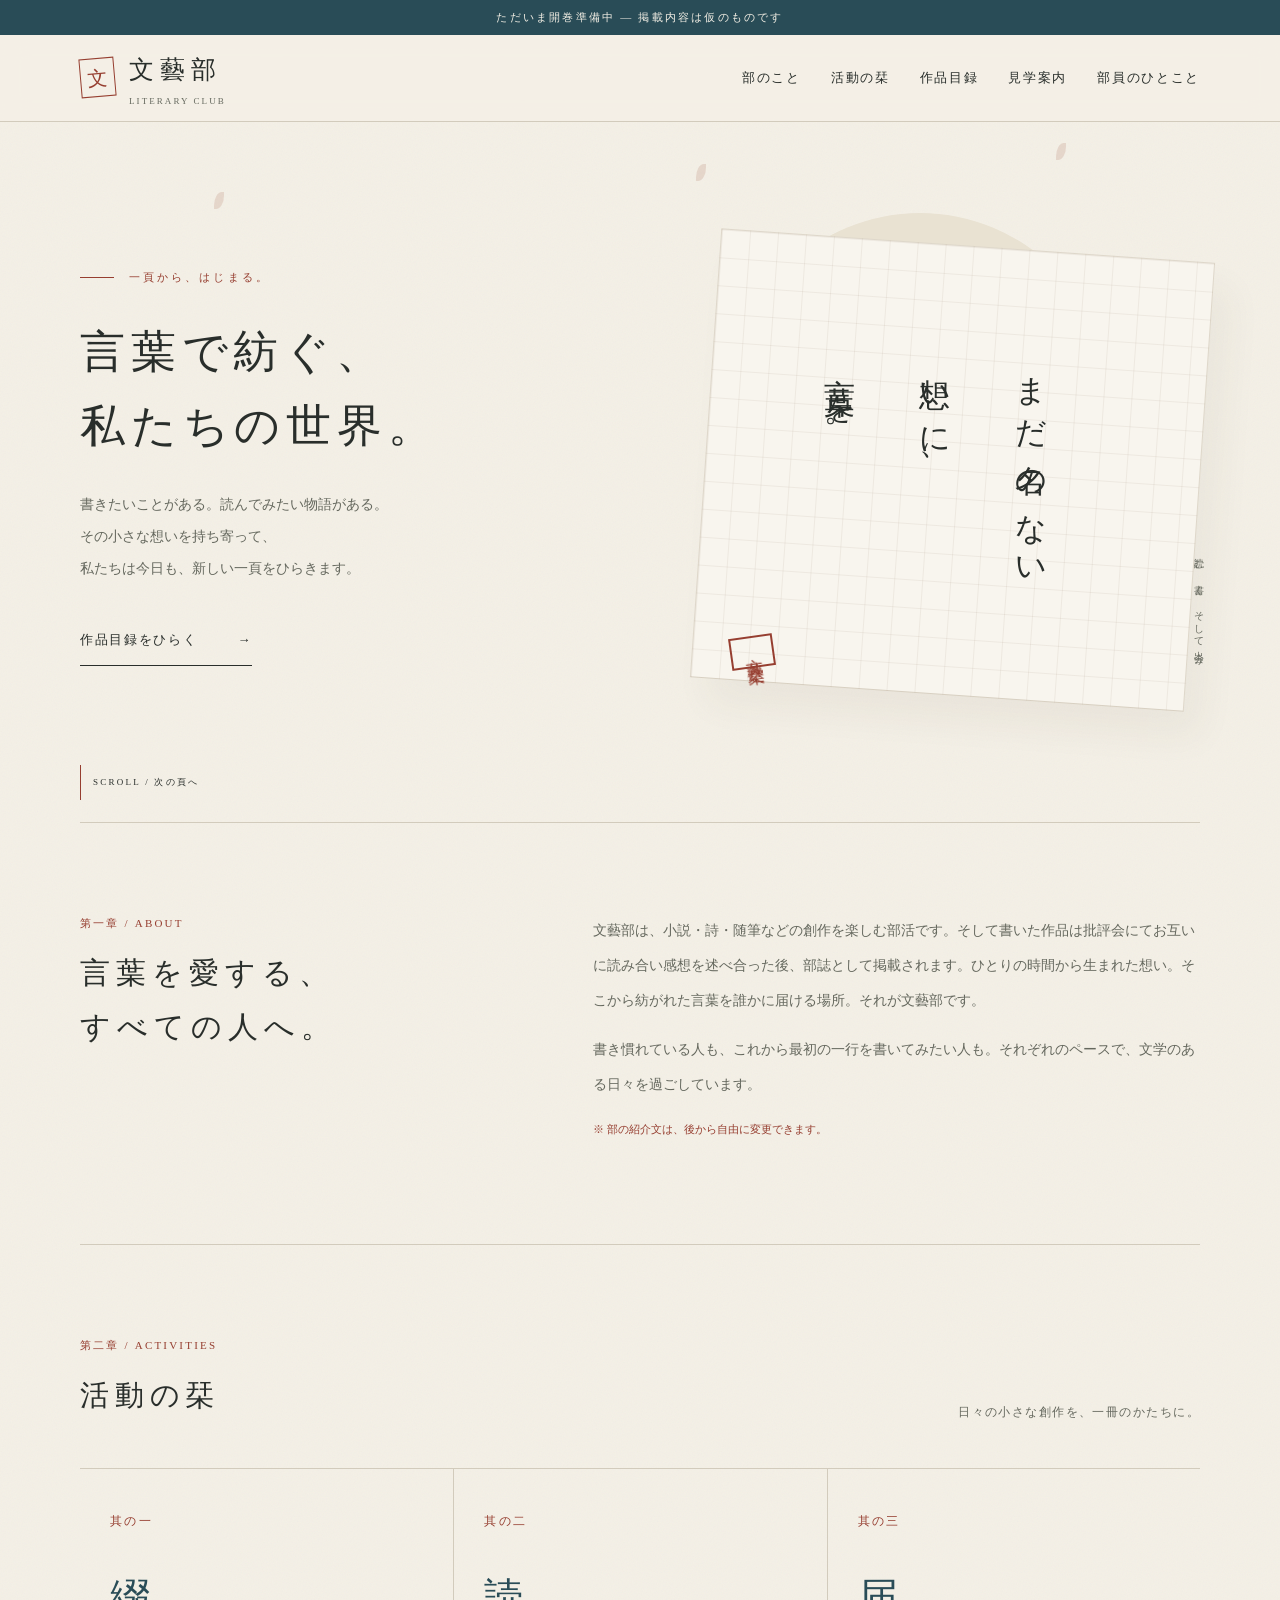
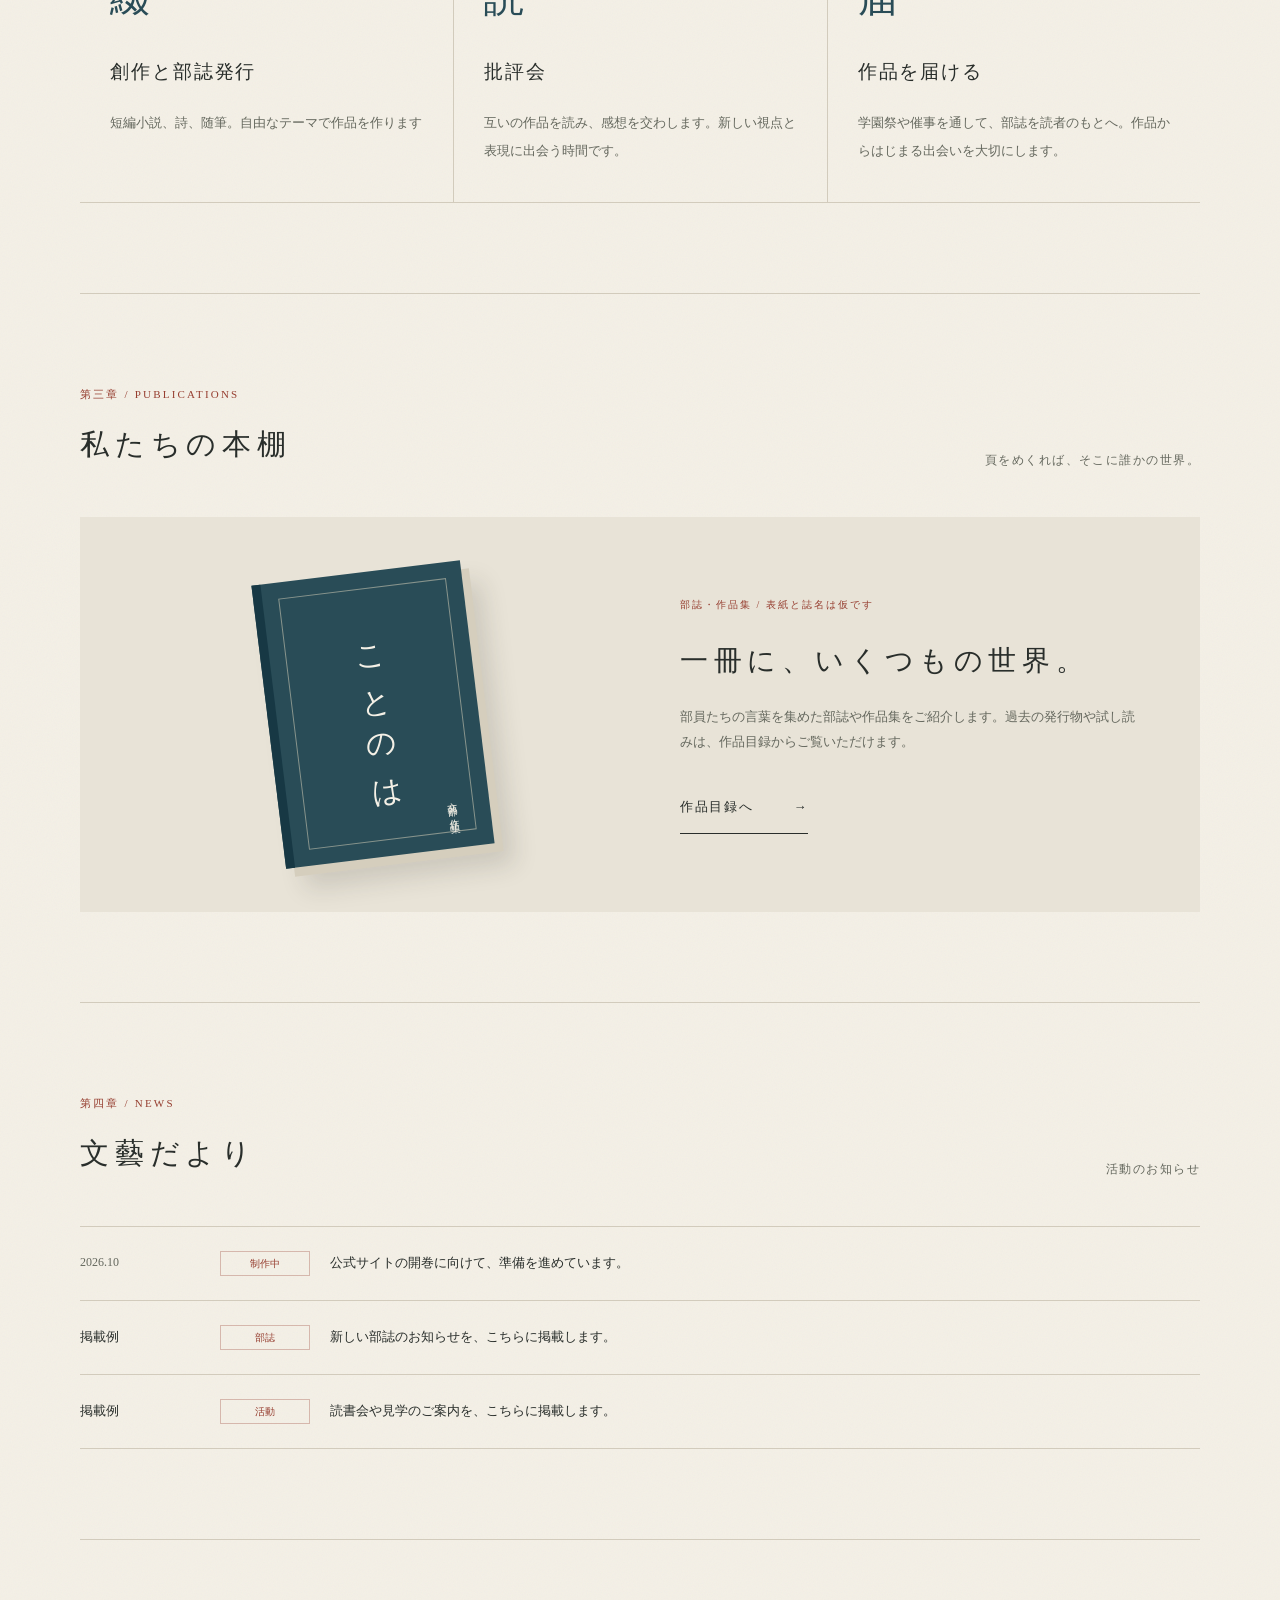
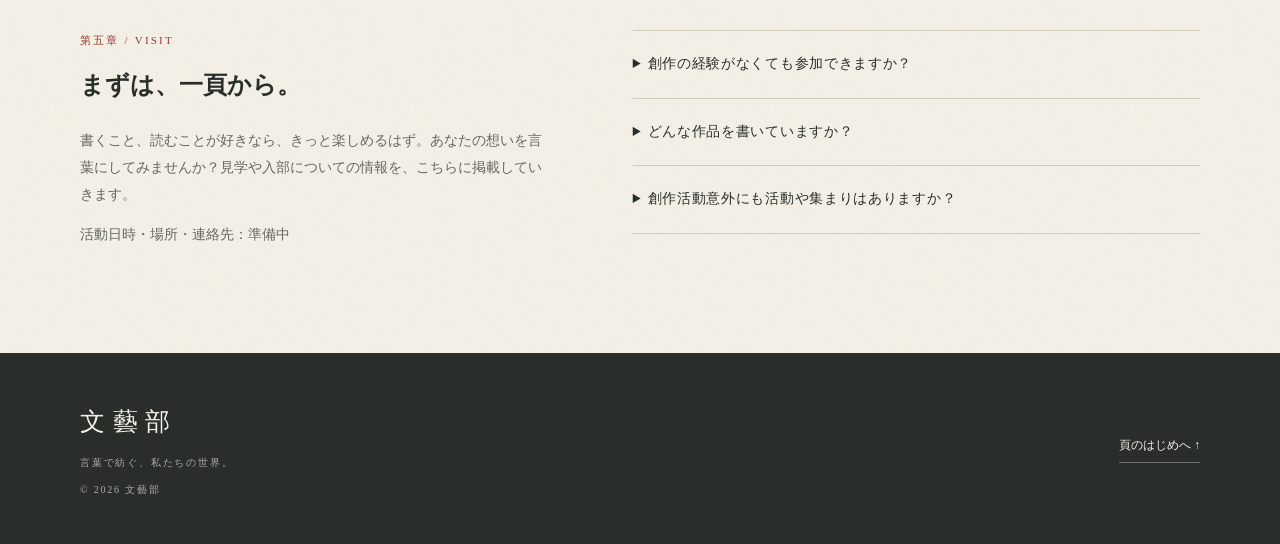
<file: index.html>
<!DOCTYPE html>
<html lang="ja">
<head>
  <meta charset="UTF-8">
  <meta name="viewport" content="width=device-width, initial-scale=1.0">
  <meta name="description" content="文藝部の活動、部誌、作品をご紹介します。言葉で紡ぐ、私たちの世界。">
  <title>文藝部｜言葉で紡ぐ、私たちの世界。</title>
  <style>
    :root{--paper:#f4f0e6;--ink:#292e2b;--muted:#65685e;--red:#963e30;--line:#d2cbbc;--indigo:#294c57;--serif:"Yu Mincho","Hiragino Mincho ProN","Noto Serif JP",serif}
    *{box-sizing:border-box}html{scroll-behavior:smooth;scroll-padding-top:100px}body{margin:0;background:var(--paper);color:var(--ink);font-family:var(--serif);line-height:1.9;background-image:url("data:image/svg+xml,%3Csvg xmlns='http://www.w3.org/2000/svg' width='180' height='180'%3E%3Cfilter id='n'%3E%3CfeTurbulence type='fractalNoise' baseFrequency='.8' numOctaves='3' stitchTiles='stitch'/%3E%3C/filter%3E%3Crect width='100%25' height='100%25' opacity='.045' filter='url(%23n)'/%3E%3C/svg%3E")}a{color:inherit;text-decoration:none}button{font:inherit}a:focus-visible,button:focus-visible,summary:focus-visible{outline:2px solid var(--red);outline-offset:6px}::selection{background:#d9b1a3}p,h1,h2,h3{margin-top:0}p{overflow-wrap:anywhere}.wrap{width:min(1120px,calc(100% - 64px));margin:auto}.skip{position:fixed;top:-100px;left:20px;z-index:100;background:var(--paper);padding:10px}.skip:focus{top:10px}.progress{position:fixed;inset:0 auto auto 0;width:0;height:3px;background:var(--red);z-index:50}.notice{padding:7px 20px;text-align:center;background:var(--indigo);color:#f4f0e6;font-size:11px;letter-spacing:.2em}.header{position:sticky;top:0;z-index:20;background:rgba(244,240,230,.94);backdrop-filter:blur(12px);border-bottom:1px solid var(--line)}.header-inner{display:flex;align-items:center;justify-content:space-between;min-height:86px;gap:20px}.brand{display:flex;align-items:center;gap:14px}.brand-seal{display:grid;place-items:center;width:35px;height:39px;border:1px solid var(--red);color:var(--red);font-size:20px;transform:rotate(-5deg)}.brand-name{font-size:25px;letter-spacing:.24em}.brand small{display:block;font-size:9px;letter-spacing:.23em;color:var(--muted)}nav{display:flex;gap:30px;font-size:13px;letter-spacing:.13em}nav a{position:relative;padding:8px 0}nav a::after{content:"";position:absolute;bottom:0;left:0;width:100%;height:1px;background:var(--red);transform:scaleX(0);transform-origin:right;transition:transform .35s}nav a:hover::after{transform:scaleX(1);transform-origin:left}.menu-button{display:none;background:none;border:1px solid var(--line);padding:7px 12px;font-size:12px}
    .hero{position:relative;min-height:700px;display:grid;grid-template-columns:1fr 1fr;align-items:center;gap:60px;padding:75px 0 85px}.hero::after{content:"";position:absolute;right:8%;top:13%;width:380px;height:380px;border-radius:50%;background:#e9e2d2;z-index:-1}.eyebrow{font-size:11px;letter-spacing:.28em;color:var(--red);display:flex;align-items:center;gap:15px;margin-bottom:28px}.eyebrow::before{content:"";width:34px;height:1px;background:currentColor}.hero-copy h1{font-size:clamp(32px,3.5vw,49px);font-weight:500;letter-spacing:.13em;line-height:1.65;margin-bottom:25px}.hero-copy p{font-size:14px;line-height:2.3;color:var(--muted);max-width:390px}.link-button{display:inline-flex;align-items:center;justify-content:space-between;gap:40px;border-bottom:1px solid var(--ink);padding:13px 0;letter-spacing:.13em;font-size:13px;margin-top:15px;transition:color .3s,gap .3s}.link-button:hover{color:var(--red);gap:52px}.arrow{display:inline-block;transition:transform .3s}.link-button:hover .arrow{transform:translateX(5px)}.hero-art{position:relative;height:490px;display:flex;justify-content:center;align-items:center}.manuscript{position:absolute;inset:23px 0 17px 35px;background:linear-gradient(90deg,#b2a68e26 1px,transparent 1px),linear-gradient(#b2a68e26 1px,transparent 1px),#f8f5ee;background-size:28px 28px;border:1px solid #b2a68e60;box-shadow:18px 25px 35px #4339260c;transform:rotate(4deg);animation:paper-in 1.6s cubic-bezier(.2,.65,.2,1) both}.poem{writing-mode:vertical-rl;position:relative;font-size:31px;line-height:2.5;letter-spacing:.27em;margin:0;display:flex;flex-direction:column;gap:18px}.poem span{display:block;animation:ink-in 1.4s both}.poem span:nth-child(2){animation-delay:.25s}.poem span:nth-child(3){animation-delay:.5s}.seal{position:absolute;bottom:44px;left:60px;writing-mode:vertical-rl;color:var(--red);border:2px solid var(--red);padding:7px 4px;letter-spacing:.2em;font-size:17px;transform:rotate(-8deg);animation:stamp-in 1.4s .8s both}.art-caption{position:absolute;right:-8px;bottom:40px;writing-mode:vertical-rl;font-size:10px;letter-spacing:.2em;color:var(--muted)}.petal{position:absolute;pointer-events:none;border-radius:80% 0 80% 0;background:#ac695530;width:10px;height:17px;animation:drift 12s linear infinite}.petal.p1{left:12%;top:10%;animation-delay:-3s}.petal.p2{right:12%;top:3%;animation-delay:-8s}.petal.p3{left:55%;top:6%;animation-delay:-5s}.scroll-note{position:absolute;bottom:22px;left:0;font-size:9px;letter-spacing:.25em;display:flex;align-items:center;gap:12px}.scroll-note::before{content:"";height:35px;width:1px;background:var(--red);transform-origin:top;animation:scroll-line 2.4s infinite}
    .section{padding:90px 0;border-top:1px solid var(--line)}.section-heading{display:flex;justify-content:space-between;align-items:flex-end;gap:30px;margin-bottom:45px}.section-heading h2{font-size:29px;font-weight:500;letter-spacing:.2em;margin:0}.section-heading p{font-size:12px;color:var(--muted);margin:0;letter-spacing:.12em}.section-number{font-size:11px;letter-spacing:.2em;color:var(--red);display:block;margin-bottom:12px}.intro{display:grid;grid-template-columns:1fr 1.4fr;gap:80px}.intro h2{font-size:30px;font-weight:500;letter-spacing:.2em;line-height:1.8}.intro p{font-size:14px;line-height:2.5;color:var(--muted)}.intro .small-note{font-size:11px;color:var(--red)}.activities{display:grid;grid-template-columns:repeat(3,1fr);border-top:1px solid var(--line);border-bottom:1px solid var(--line)}.activity{padding:36px 30px;position:relative;transition:background .4s,transform .4s}.activity+.activity{border-left:1px solid var(--line)}.activity:hover{background:#fff7;transform:translateY(-5px)}.activity-no{font-size:12px;color:var(--red);letter-spacing:.2em}.activity-mark{font-size:40px;color:var(--indigo);margin:24px 0 18px;display:block}.activity h3{font-size:19px;letter-spacing:.1em;font-weight:500}.activity p{font-size:13px;line-height:2.2;color:var(--muted);margin-bottom:0}.book-feature{display:grid;grid-template-columns:1fr 1fr;align-items:center;gap:80px;background:#e8e3d7;padding:55px 65px}.book-stage{perspective:1000px;display:flex;justify-content:center}.book-cover{width:210px;height:285px;background:var(--indigo);color:var(--paper);position:relative;box-shadow:8px 9px 0 #d5cebd,18px 23px 25px #302e2726;border-left:9px solid #173844;display:flex;justify-content:center;align-items:center;transform:rotate(-7deg);transition:transform .7s}.book-stage:hover .book-cover{transform:rotate(0) rotateY(-12deg)}.book-cover::before{content:"";position:absolute;inset:16px;border:1px solid #e5dcc180}.book-title{writing-mode:vertical-rl;font-size:30px;letter-spacing:.35em}.book-cover small{position:absolute;bottom:30px;right:28px;writing-mode:vertical-rl;font-size:10px;letter-spacing:.2em}.book-feature h3{font-size:28px;font-weight:500;letter-spacing:.2em;margin-bottom:18px}.book-feature p{font-size:13px;color:var(--muted)}.tag{font-size:10px;letter-spacing:.2em;color:var(--red);display:block;margin-bottom:20px}.news-row{display:grid;grid-template-columns:120px 90px 1fr;gap:20px;border-top:1px solid var(--line);padding:24px 0;align-items:start;font-size:13px}.news-row:last-child{border-bottom:1px solid var(--line)}.news-row time{color:var(--muted);font-size:12px}.news-label{font-size:10px;color:var(--red);border:1px solid #963e3050;text-align:center;padding:2px 5px}.news-row p{margin:0}.visit{display:grid;grid-template-columns:1fr 1.2fr;gap:80px}.visit p{font-size:14px;color:var(--muted)}.faq{border-top:1px solid var(--line)}details{border-bottom:1px solid var(--line);padding:20px 0}summary{cursor:pointer;font-size:14px;letter-spacing:.05em}details p{margin:16px 0 0;font-size:13px}.footer{background:var(--ink);color:var(--paper);padding:45px 0}.footer-inner{display:flex;justify-content:space-between;gap:30px;align-items:center}.footer-brand{font-size:25px;letter-spacing:.3em}.footer p{font-size:10px;letter-spacing:.18em;opacity:.65;margin:8px 0 0}.footer a{font-size:12px;border-bottom:1px solid #f4f0e655;padding-bottom:5px}.reveal{opacity:1;transform:none}.motion .reveal{opacity:0;transform:translateY(30px);transition:opacity .9s ease,transform .9s cubic-bezier(.2,.65,.2,1);transition-delay:var(--delay,0s)}.motion .reveal.visible{opacity:1;transform:none}
    @keyframes ink-in{from{opacity:0;filter:blur(5px);transform:translateY(-15px)}to{opacity:1;filter:blur(0);transform:translateY(0)}}@keyframes paper-in{from{opacity:0;transform:translateY(25px) rotate(8deg)}to{opacity:1;transform:translateY(0) rotate(4deg)}}@keyframes stamp-in{0%,60%{opacity:0;transform:scale(1.4) rotate(-15deg)}100%{opacity:1;transform:scale(1) rotate(-8deg)}}@keyframes drift{0%{opacity:0;transform:translate(0,-20px) rotate(0)}15%,75%{opacity:1}100%{opacity:0;transform:translate(80px,400px) rotate(260deg)}}@keyframes scroll-line{0%,100%{transform:scaleY(.4);opacity:.3}50%{transform:scaleY(1);opacity:1}}
    @media(max-width:800px){.wrap{width:calc(100% - 40px)}.header-inner{min-height:74px}.brand-name{font-size:21px}nav{gap:18px;font-size:12px}.hero{gap:25px;min-height:620px}.hero-copy h1{font-size:30px}.hero-art{height:400px}.poem{font-size:24px;line-height:2}.manuscript{inset:20px 0 10px 10px}.seal{left:25px;bottom:35px}.hero::after{width:260px;height:260px}.intro,.visit{gap:35px}.activity{padding:25px 18px}.book-feature{gap:40px;padding:40px 30px}.section{padding:65px 0}}
    @media(max-width:560px){.notice{font-size:9px;letter-spacing:.08em}.menu-button{display:block}.header-inner{flex-wrap:wrap;gap:0}nav{width:100%;justify-content:space-between;padding:10px 0 15px}.menu-ready nav{display:none}.menu-ready nav.open{display:flex}.hero{grid-template-columns:1fr;padding:45px 0 65px;gap:25px}.hero-copy h1{font-size:33px}.hero-copy p{font-size:13px}.hero-art{height:365px;max-width:330px;width:100%;margin:0 auto}.poem{font-size:25px}.hero::after{top:auto;bottom:110px;right:10%}.art-caption{right:0}.scroll-note{bottom:15px}.section-heading{display:block}.section-heading h2{font-size:25px}.section-heading p{margin-top:12px}.intro,.visit,.book-feature{grid-template-columns:1fr;gap:25px}.intro h2{font-size:26px}.activities{grid-template-columns:1fr}.activity{padding:28px 12px}.activity+.activity{border-left:0;border-top:1px solid var(--line)}.activity-mark{float:right;font-size:35px;margin:0 10px}.activity h3{margin:16px 0}.book-feature{padding:40px 25px;gap:45px}.book-cover{width:180px;height:245px}.news-row{grid-template-columns:100px 80px;gap:10px}.news-row p{grid-column:1/-1}.footer-inner{align-items:flex-start}.footer a{white-space:nowrap;font-size:11px}}
    @media(prefers-reduced-motion:reduce){html{scroll-behavior:auto}*,*::before,*::after{animation:none!important;transition:none!important}.motion .reveal{opacity:1;transform:none}.petal{display:none}}
  </style>
</head>
<body id="top">
  <a class="skip" href="#main">本文へ移動</a>
  <div class="progress" aria-hidden="true"></div>
  <div class="notice">ただいま開巻準備中 ― 掲載内容は仮のものです</div>
  <header class="header">
    <div class="wrap header-inner">
      <a class="brand" href="index.html" aria-label="文藝部 ホーム"><span class="brand-seal" aria-hidden="true">文</span><span class="brand-name">文藝部<small>LITERARY CLUB</small></span></a>
      <button class="menu-button" type="button" aria-expanded="false" aria-controls="navigation">目次を開く</button>
      <nav id="navigation" aria-label="メインナビゲーション"><a href="#about">部のこと</a><a href="#activities">活動の栞</a><a href="books.html">作品目録</a><a href="#visit">見学案内</a><a href="members.html">部員のひとこと</a></nav>
    </div>
  </header>
  <main id="main">
    <!-- 文章の編集：各セクション内の見出し・本文を書き換えてください。 -->
    <section class="hero wrap" aria-labelledby="hero-title">
      <div class="hero-copy"><div class="eyebrow">一頁から、はじまる。</div><h1 id="hero-title">言葉で紡ぐ、<br>私たちの世界。</h1><p>書きたいことがある。読んでみたい物語がある。<br>その小さな想いを持ち寄って、<br>私たちは今日も、新しい一頁をひらきます。</p><a class="link-button" href="books.html">作品目録をひらく <span class="arrow" aria-hidden="true">→</span></a></div>
      <div class="hero-art" aria-hidden="true"><div class="manuscript"></div><div class="poem"><span>まだ名のない</span><span>想いに、</span><span>言葉を。</span></div><span class="seal">文藝之栞</span><span class="art-caption">読む、書く、そして出会う。</span></div>
      <span class="petal p1" aria-hidden="true"></span><span class="petal p2" aria-hidden="true"></span><span class="petal p3" aria-hidden="true"></span><a class="scroll-note" href="#about">SCROLL / 次の頁へ</a>
    </section>
    <section id="about" class="section wrap intro"><div class="reveal"><span class="section-number">第一章 / ABOUT</span><h2>言葉を愛する、<br>すべての人へ。</h2></div><div class="reveal"><p>文藝部は、小説・詩・随筆などの創作を楽しむ部活です。そして書いた作品は批評会にてお互いに読み合い感想を述べ合った後、部誌として掲載されます。ひとりの時間から生まれた想い。そこから紡がれた言葉を誰かに届ける場所。それが文藝部です。</p><p>書き慣れている人も、これから最初の一行を書いてみたい人も。それぞれのペースで、文学のある日々を過ごしています。</p><p class="small-note">※ 部の紹介文は、後から自由に変更できます。</p></div></section>
    <section id="activities" class="section wrap"><div class="section-heading reveal"><div><span class="section-number">第二章 / ACTIVITIES</span><h2>活動の栞</h2></div><p>日々の小さな創作を、一冊のかたちに。</p></div><div class="activities"><article class="activity reveal"><span class="activity-no">其の一</span><span class="activity-mark" aria-hidden="true">綴</span><h3>創作と部誌発行</h3><p>短編小説、詩、随筆。自由なテーマで作品を作ります</p></article><article class="activity reveal" style="--delay:.12s"><span class="activity-no">其の二</span><span class="activity-mark" aria-hidden="true">読</span><h3>批評会</h3><p>互いの作品を読み、感想を交わします。新しい視点と表現に出会う時間です。</p></article><article class="activity reveal" style="--delay:.24s"><span class="activity-no">其の三</span><span class="activity-mark" aria-hidden="true">届</span><h3>作品を届ける</h3><p>学園祭や催事を通して、部誌を読者のもとへ。作品からはじまる出会いを大切にします。</p></article></div></section>
    <section id="publications" class="section wrap"><div class="section-heading reveal"><div><span class="section-number">第三章 / PUBLICATIONS</span><h2>私たちの本棚</h2></div><p>頁をめくれば、そこに誰かの世界。</p></div><div class="book-feature reveal"><div class="book-stage" aria-hidden="true"><div class="book-cover"><span class="book-title">ことのは</span><small>文藝部　作品集</small></div></div><div><span class="tag">部誌・作品集 / 表紙と誌名は仮です</span><h3>一冊に、いくつもの世界。</h3><p>部員たちの言葉を集めた部誌や作品集をご紹介します。過去の発行物や試し読みは、作品目録からご覧いただけます。</p><a class="link-button" href="books.html">作品目録へ <span class="arrow" aria-hidden="true">→</span></a></div></div></section>
    <section id="news" class="section wrap"><div class="section-heading reveal"><div><span class="section-number">第四章 / NEWS</span><h2>文藝だより</h2></div><p>活動のお知らせ</p></div><div class="reveal"><article class="news-row"><time datetime="2026-10">2026.10</time><span class="news-label">制作中</span><p>公式サイトの開巻に向けて、準備を進めています。</p></article><article class="news-row"><span>掲載例</span><span class="news-label">部誌</span><p>新しい部誌のお知らせを、こちらに掲載します。</p></article><article class="news-row"><span>掲載例</span><span class="news-label">活動</span><p>読書会や見学のご案内を、こちらに掲載します。</p></article></div></section>
    <section id="visit" class="section wrap visit"><div class="reveal"><span class="section-number">第五章 / VISIT</span><h2>まずは、一頁から。</h2><p>書くこと、読むことが好きなら、きっと楽しめるはず。あなたの想いを言葉にしてみませんか？見学や入部についての情報を、こちらに掲載していきます。</p><p>活動日時・場所・連絡先：準備中</p></div><div class="faq reveal"><details><summary>創作の経験がなくても参加できますか？</summary><p>もちろんです！読み専門の部員も属しており無理に書く必要はありません。</p></details><details><summary>どんな作品を書いていますか？</summary><p>小説、詩、随筆など。好きな想いを好きなように表現しています。</p></details><details><summary>創作活動意外にも活動や集まりはありますか？</summary><p>批評会終わりの食事会。夏に合宿として箱根に行くのが定番です。不定期ですが有志が希望者を募りイベントを企画したりテーマパークに遊びに行くこともあります。</p></details></div></section>
  </main>
  <footer class="footer"><div class="wrap footer-inner"><div><div class="footer-brand">文藝部</div><p>言葉で紡ぐ、私たちの世界。</p><p>© 2026 文藝部</p></div><a href="#top">頁のはじめへ ↑</a></div></footer>
  <script>
    // 装飾と操作のみ。文章は上のHTMLで編集できます。
    (() => {
      const reduced = window.matchMedia('(prefers-reduced-motion: reduce)');
      if (!reduced.matches && 'IntersectionObserver' in window) {
        const observer = new IntersectionObserver(entries => {
          entries.forEach(entry => { if (entry.isIntersecting) {entry.target.classList.add('visible');observer.unobserve(entry.target);} });
        }, {threshold: 0, rootMargin: '0px 0px -30px 0px'});
        document.querySelectorAll('.reveal').forEach(element => observer.observe(element));
        document.documentElement.classList.add('motion');
      }
      const menu = document.querySelector('.menu-button');
      const nav = document.querySelector('#navigation');
      const closeMenu = () => {nav.classList.remove('open');menu.setAttribute('aria-expanded', 'false');menu.textContent = '目次を開く';};
      document.documentElement.classList.add('menu-ready');
      menu.addEventListener('click', () => {const open = menu.getAttribute('aria-expanded') !== 'true';nav.classList.toggle('open', open);menu.setAttribute('aria-expanded', String(open));menu.textContent = open ? '目次を閉じる' : '目次を開く';});
      nav.querySelectorAll('a').forEach(link => link.addEventListener('click', closeMenu));
      document.addEventListener('keydown', event => {if (event.key === 'Escape' && nav.classList.contains('open')) {closeMenu();menu.focus();}});
      const progress = document.querySelector('.progress');
      let scheduled = false;
      const updateProgress = () => {const total = document.documentElement.scrollHeight - window.innerHeight;progress.style.width = (total > 0 ? Math.min(100, Math.max(0, window.scrollY / total * 100)) : 0) + '%';scheduled = false;};
      window.addEventListener('scroll', () => {if (!scheduled) {scheduled = true;requestAnimationFrame(updateProgress);}}, {passive: true});
      window.addEventListener('resize', updateProgress);
      updateProgress();
    })();
  </script>
</body>
</html>
</file>
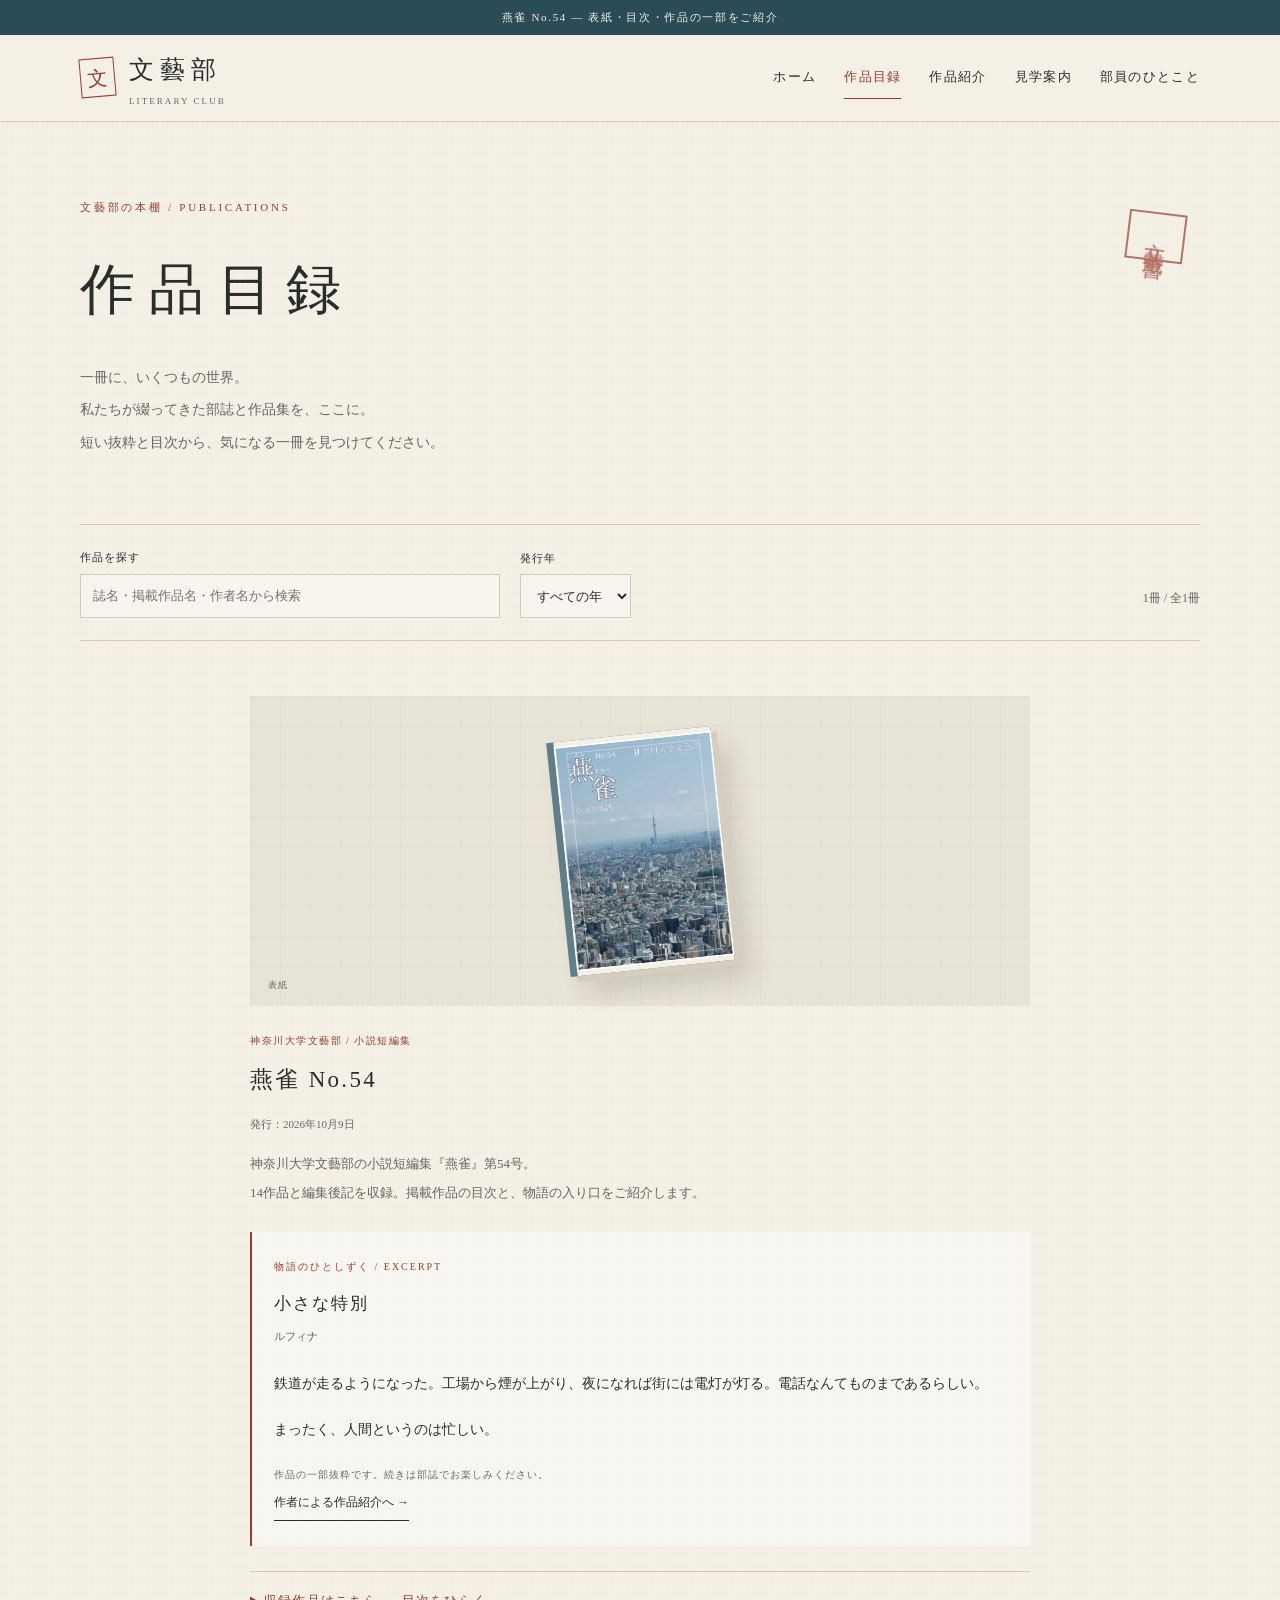
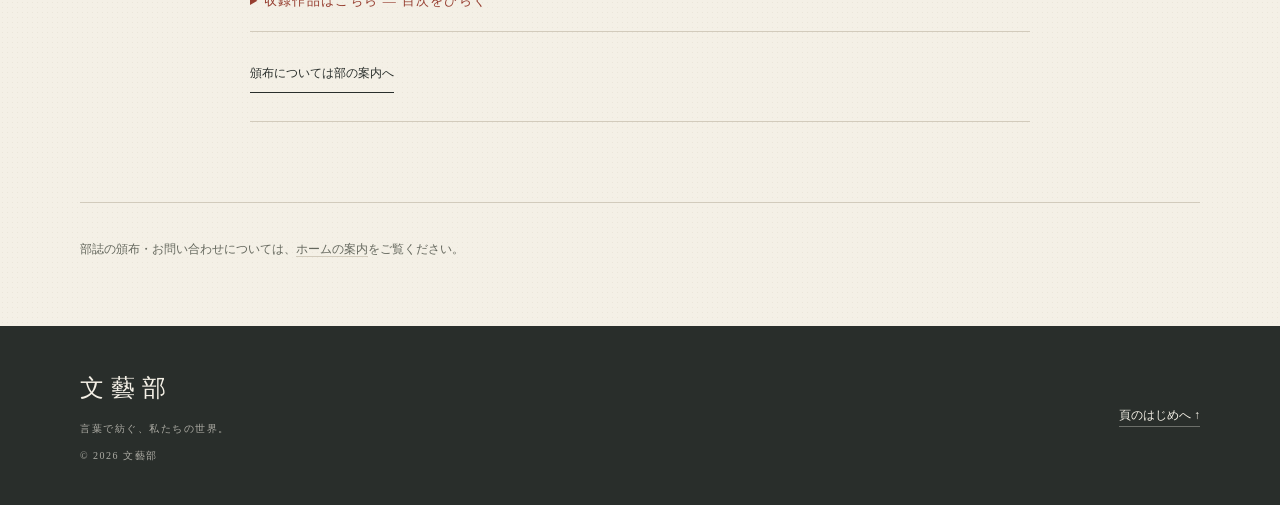
<file: books.html>
<!DOCTYPE html>
<html lang="ja">
<head>
  <meta charset="UTF-8">
  <meta name="viewport" content="width=device-width, initial-scale=1.0">
  <meta name="description" content="文藝部の部誌・作品集を紹介する作品目録。収録作品の目次と短い抜粋、頒布情報をご案内します。">
  <title>作品目録｜文藝部</title>
  <style>
    :root { --paper:#f4f0e6; --ink:#292e2b; --muted:#65685e; --red:#963e30; --line:#d2cbbc; --indigo:#294c57; }
    * { box-sizing:border-box; }
    html { scroll-behavior:smooth; }
    body { margin:0; background:var(--paper); color:var(--ink); font-family:"Yu Mincho","Hiragino Mincho ProN","Noto Serif JP",serif; line-height:1.9; background-image:radial-gradient(#b2a68e20 .7px,transparent .7px); background-size:5px 5px; }
    a { color:inherit; text-decoration:none; }
    button,input,select { font:inherit; }
    a:focus-visible,button:focus-visible,input:focus-visible,select:focus-visible { outline:2px solid var(--red); outline-offset:5px; }
    ::selection { background:#d9b1a3; }
    .wrap { width:min(1120px,calc(100% - 64px)); margin:auto; }
    .skip { position:fixed; top:-100px; left:20px; z-index:50; background:var(--paper); padding:10px; }
    .skip:focus { top:10px; }
    .notice { background:var(--indigo); color:var(--paper); padding:7px 20px; text-align:center; font-size:11px; letter-spacing:.15em; }
    .header { border-bottom:1px solid var(--line); background:var(--paper); }
    .header-inner { min-height:86px; display:flex; align-items:center; justify-content:space-between; gap:20px; }
    .brand { display:flex; align-items:center; gap:14px; }
    .brand-seal { display:grid; place-items:center; width:35px; height:39px; border:1px solid var(--red); color:var(--red); font-size:20px; transform:rotate(-5deg); }
    .brand-name { font-size:25px; letter-spacing:.24em; }
    .brand small { display:block; font-size:9px; letter-spacing:.23em; color:var(--muted); }
    nav { flex-wrap:wrap; display:flex; gap:28px; font-size:13px; letter-spacing:.1em; }
    nav a { padding:8px 0; border-bottom:1px solid transparent; transition:color .3s,border-color .3s; }
    nav a:hover,nav a[aria-current] { color:var(--red); border-color:var(--red); }
    .page-heading { position:relative; padding:75px 0 65px; overflow:hidden; }
    .eyebrow { font-size:11px; letter-spacing:.25em; color:var(--red); margin:0 0 20px; }
    h1 { font-size:clamp(35px,5vw,55px); font-weight:500; letter-spacing:.25em; margin:0 0 20px; animation:ink 1.3s both; }
    .intro { color:var(--muted); font-size:14px; line-height:2.3; max-width:620px; margin:0; animation:ink 1.3s .2s both; }
    .heading-seal { position:absolute; right:15px; top:90px; writing-mode:vertical-rl; border:2px solid var(--red); padding:12px 7px; color:var(--red); font-size:21px; letter-spacing:.25em; transform:rotate(7deg); opacity:.7; }
    .tools { border-top:1px solid var(--line); border-bottom:1px solid var(--line); padding:22px 0; display:flex; align-items:flex-end; gap:20px; }
    .field { display:grid; gap:6px; font-size:11px; letter-spacing:.1em; }
    .search-field { flex:1; max-width:420px; }
    input,select { width:100%; min-height:44px; padding:9px 12px; color:var(--ink); background:#fff5; border:1px solid var(--line); border-radius:0; font-size:13px; }
    .count { margin:0 0 9px auto; font-size:12px; color:var(--muted); white-space:nowrap; }
    .shelf:has(> .book:only-child) { grid-template-columns:minmax(0,780px); justify-content:center; }
    .shelf { display:grid; grid-template-columns:repeat(2,minmax(0,1fr)); gap:55px 45px; padding:55px 0 80px; }
    .book { min-width:0; border-bottom:1px solid var(--line); padding-bottom:28px; }
    .book-stage { height:310px; background:#e8e3d7; background-image:linear-gradient(90deg,#b2a68e15 1px,transparent 1px),linear-gradient(#b2a68e15 1px,transparent 1px); background-size:30px 30px; display:flex; justify-content:center; align-items:center; perspective:1000px; position:relative; margin-bottom:25px; }
    .book-cover { width:165px; height:235px; background:var(--cover,var(--indigo)); color:var(--paper); border-left:7px solid #0003; box-shadow:6px 6px 0 #d5cebd,15px 20px 23px #302e2726; position:relative; display:flex; align-items:center; justify-content:center; transform:rotate(-6deg); transition:transform .65s,box-shadow .65s; }
    .book-stage:hover .book-cover { transform:rotate(0) rotateY(-12deg) translateY(-5px); box-shadow:8px 8px 0 #d5cebd,20px 25px 30px #302e2733; }
    .book-cover::before { content:""; position:absolute; inset:12px; border:1px solid #f4f0e677; pointer-events:none; }
    .cover-title { writing-mode:vertical-rl; font-size:27px; letter-spacing:.3em; max-height:195px; overflow:hidden; }
    .cover-credit { position:absolute; bottom:20px; right:20px; writing-mode:vertical-rl; font-size:9px; letter-spacing:.2em; }
    .cover-image { width:100%; height:100%; object-fit:contain; background:var(--paper); }
    .stage-note { position:absolute; left:18px; bottom:12px; font-size:9px; letter-spacing:.15em; color:var(--muted); }
    .book-category { font-size:10px; letter-spacing:.15em; color:var(--red); margin:0 0 8px; }
    h2 { font-weight:500; font-size:23px; letter-spacing:.1em; margin:0 0 12px; overflow-wrap:anywhere; }
    .meta { display:flex; flex-wrap:wrap; gap:4px 16px; color:var(--muted); font-size:11px; margin:0 0 15px; }
    .description { font-size:13px; line-height:2.2; color:var(--muted); white-space:pre-line; overflow-wrap:anywhere; }
    .actions { display:flex; flex-wrap:wrap; gap:12px 25px; margin-top:23px; }
    .action { display:inline-flex; align-items:center; gap:20px; border-bottom:1px solid var(--ink); font-size:12px; padding:7px 0; transition:color .3s; }
    .action:hover { color:var(--red); }
    .action span { transition:transform .3s; }
    .action:hover span { transform:translateX(4px); }
    .excerpt { margin:25px 0 0; padding:25px 22px; background:#fff6; border-left:2px solid var(--red); }
    .excerpt-label { color:var(--red); font-size:10px; letter-spacing:.2em; margin:0 0 12px; }
    .excerpt h3 { font-size:17px; font-weight:500; letter-spacing:.12em; margin:0 0 6px; }
    .excerpt-author { font-size:11px; color:var(--muted); margin:0 0 20px; }
    .excerpt blockquote { margin:0; font-size:14px; line-height:2.4; overflow-wrap:anywhere; }
    .excerpt-line { display:block; white-space:pre-wrap; }
    .excerpt-line + .excerpt-line { margin-top:12px; }
    .motion .excerpt-line { opacity:0; transform:translateY(12px); transition:opacity 1s ease,transform 1s ease; transition-delay:var(--delay,0s); }
    .motion .excerpt-line.visible { opacity:1; transform:none; }
    .excerpt-note { font-size:10px; color:var(--muted); margin:18px 0 0; letter-spacing:.1em; }
    .contents { margin-top:25px; border-top:1px solid var(--line); border-bottom:1px solid var(--line); }
    .contents summary { cursor:pointer; padding:17px 0; font-size:13px; letter-spacing:.1em; color:var(--red); }
    .contents summary:focus-visible { outline:2px solid var(--red); outline-offset:4px; }
    .contents-list { margin:0; padding:0 0 15px; list-style:none; }
    .contents-item { display:flex; justify-content:space-between; align-items:baseline; gap:15px; padding:12px 0; border-top:1px dashed var(--line); }
    .contents-title { font-size:14px; overflow-wrap:anywhere; }
    .contents-meta { display:block; font-size:10px; color:var(--muted); margin-top:3px; }
    .contents-page { font-size:11px; color:var(--muted); white-space:nowrap; }
    .pending { font-size:11px; color:var(--muted); padding:7px 0; }
    .empty { text-align:center; color:var(--muted); padding:50px 0 70px; }
    [hidden] { display:none!important; }
    .end-note { border-top:1px solid var(--line); padding:35px 0 65px; font-size:12px; color:var(--muted); }
    .end-note a { border-bottom:1px solid var(--line); }
    .footer { background:var(--ink); color:var(--paper); padding:40px 0; }
    .footer-inner { display:flex; justify-content:space-between; align-items:center; gap:20px; }
    .footer-brand { font-size:24px; letter-spacing:.3em; }
    .footer p { font-size:10px; opacity:.65; letter-spacing:.15em; margin:8px 0 0; }
    .footer a { font-size:12px; border-bottom:1px solid #f4f0e655; }
    .reveal { animation:ink .8s both; }
    @keyframes ink { from { opacity:0; transform:translateY(20px); } to { opacity:1; transform:translateY(0); } }
    @media(max-width:700px) { .wrap{width:calc(100% - 40px)} .shelf{gap:35px 25px} .header-inner{min-height:75px} nav{gap:16px;font-size:12px} .brand-name{font-size:21px} .heading-seal{font-size:17px;right:5px} .intro{max-width:80%} .book-stage{height:280px} }
    @media(max-width:500px) { .header-inner{flex-wrap:wrap;padding:15px 0;gap:12px} nav{width:100%;justify-content:space-between} .page-heading{padding:45px 0} .heading-seal{top:50px;font-size:15px} .intro{max-width:85%;font-size:13px} .tools{flex-wrap:wrap;gap:15px} .search-field{flex-basis:100%;max-width:none} .count{margin-bottom:10px} .shelf{grid-template-columns:1fr;padding-top:35px} .book-stage{height:310px} .notice{font-size:9px} .footer a{font-size:11px} }
    @media(prefers-reduced-motion:reduce) { .motion .excerpt-line{opacity:1;transform:none}  html{scroll-behavior:auto} *,*::before,*::after{animation:none!important;transition:none!important} }
  </style>
</head>
<body id="top">
  <a class="skip" href="#main">本文へ移動</a>
  <div class="notice">燕雀 No.54 ― 表紙・目次・作品の一部をご紹介</div>
  <header class="header"><div class="wrap header-inner">
    <a class="brand" href="index.html" aria-label="文藝部 ホーム"><span class="brand-seal" aria-hidden="true">文</span><span class="brand-name">文藝部<small>LITERARY CLUB</small></span></a>
    <nav aria-label="メインナビゲーション"><a href="index.html">ホーム</a><a href="books.html" aria-current="page">作品目録</a><a href="works.html">作品紹介</a><a href="index.html#visit">見学案内</a><a href="members.html">部員のひとこと</a></nav>
  </div></header>
  <main id="main" class="wrap">
    <section class="page-heading" aria-labelledby="page-title">
      <p class="eyebrow">文藝部の本棚 / PUBLICATIONS</p>
      <h1 id="page-title">作品目録</h1>
      <p class="intro">一冊に、いくつもの世界。<br>私たちが綴ってきた部誌と作品集を、ここに。<br>短い抜粋と目次から、気になる一冊を見つけてください。</p>
      <span class="heading-seal" aria-hidden="true">文藝蔵書</span>
    </section>
    <div class="tools" id="tools" hidden>
      <label class="field search-field">作品を探す<input id="search" type="search" placeholder="誌名・掲載作品名・作者名から検索"></label>
      <label class="field">発行年<select id="year"><option value="">すべての年</option></select></label>
      <p class="count" id="count" role="status" aria-live="polite"></p>
    </div>
    <div class="shelf" id="shelf"></div>
    <p class="empty" id="empty" hidden>条件に合う作品がありません。検索語や発行年を変更してください。</p>
    <noscript><p>作品一覧の表示にはJavaScriptを使用しています。ブラウザのJavaScriptを有効にしてご覧ください。</p></noscript>
    <div class="end-note">部誌の頒布・お問い合わせについては、<a href="index.html#visit">ホームの案内</a>をご覧ください。</div>
  </main>
  <footer class="footer"><div class="wrap footer-inner"><div><div class="footer-brand">文藝部</div><p>言葉で紡ぐ、私たちの世界。</p><p>© 2026 文藝部</p></div><a href="#top">頁のはじめへ ↑</a></div></footer>

  <script>
    /* =============================================================
       部誌の追加・編集は、この BOOKS の中だけでできます。
       下の1冊分 { ... } をコピーし、配列の先頭または末尾に追加します。
       各冊の間にはカンマ「,」が必要です。表示順はこの配列の順です。

       title       : 表紙に表示する誌名
       heading     : 一覧に表示する正式名称
       category    : 「部誌」「詩集」など
       year        : 発行年（数字）。発行年の絞り込みに使います
       published   : 発行時期の表示。予定の場合は「予定」と書きます
       price       : 「500円」「無料」「未定」など
       members     : 「6名」など。空欄なら表示しません
       description : 紹介文。改行を入れる場合は \n を使います
       cover       : 表紙画像のパス。例「images/zankyo.jpg」
                     空欄・画像の読み込み失敗時は仮表紙を表示します
       color       : 仮表紙の色（# で始まる6桁のカラーコード）
       contents    : 目次。作品を { title, author, genre, page } で追加します
                     page は任意です。作品ごとの全文は載せません
       excerpts    : 公開する短い抜粋。{ title, author, text } で追加します
                     text は公開してよい部分だけ記入してください
                     改行は \n。未掲載なら [] にします
       shopUrl     : BOOTHなどの販売ページURL
                     リンクが未定なら空欄にします。ボタンは表示しません

       表紙画像はGitHubのリポジトリにアップロードしてください。
       公開前にサンプルの内容と上部の制作中表記を変更してください。
       ============================================================= */
    const BOOKS = [
      {
            "title": "燕雀",
            "heading": "燕雀 No.54",
            "category": "神奈川大学文藝部 / 小説短編集",
            "year": 2026,
            "published": "2026年10月9日",
            "price": "",
            "members": "",
            "description": "神奈川大学文藝部の小説短編集『燕雀』第54号。\n14作品と編集後記を収録。掲載作品の目次と、物語の入り口をご紹介します。",
            "cover": "images/enjaku-54.jpg",
            "color": "#789dab",
            "contents": [
                  {
                        "title": "服",
                        "author": "湊 徂徠",
                        "page": "6"
                  },
                  {
                        "title": "生は難く死は易し",
                        "author": "ヒナタの影",
                        "page": "12"
                  },
                  {
                        "title": "「懐胎」",
                        "author": "睡魔の悪巧み",
                        "page": "20"
                  },
                  {
                        "title": "スワンプマンの実行実験",
                        "author": "大沢くく",
                        "page": "28"
                  },
                  {
                        "title": "小さな特別",
                        "author": "ルフィナ",
                        "page": "32",
                        "url": "chiisana-tokubetsu.html"
                  },
                  {
                        "title": "凍死体",
                        "author": "片平 壱琉",
                        "page": "42"
                  },
                  {
                        "title": "家族",
                        "author": "名立 ゆき",
                        "page": "44"
                  },
                  {
                        "title": "生きて",
                        "author": "未熟人格",
                        "page": "48"
                  },
                  {
                        "title": "手紙",
                        "author": "小沢",
                        "page": "68"
                  },
                  {
                        "title": "あなたのいる晩夏",
                        "author": "カーニバル西口",
                        "page": "72"
                  },
                  {
                        "title": "勇者Ⅰミノの大冒険",
                        "author": "綺麗ごと大好き",
                        "page": "74"
                  },
                  {
                        "title": "まだみどり共にあり",
                        "author": "アランカ",
                        "page": "76"
                  },
                  {
                        "title": "憧れの勉強会",
                        "author": "夏潮",
                        "page": "88"
                  },
                  {
                        "title": "換気扇の外側 無限に広がる",
                        "author": "だいち",
                        "page": "96"
                  },
                  {
                        "title": "編集後記",
                        "author": "",
                        "page": "104"
                  },
                  {
                        "title": "後付け",
                        "author": "",
                        "page": "105"
                  }
            ],
            "excerpts": [
                  {
                        "title": "小さな特別",
                        "author": "ルフィナ",
                        "text": "鉄道が走るようになった。工場から煙が上がり、夜になれば街には電灯が灯る。電話なんてものまであるらしい。\nまったく、人間というのは忙しい。",
                        "url": "chiisana-tokubetsu.html"
                  }
            ],
            "shopUrl": ""
      }
];

    // ここから下は一覧を自動生成する処理です。通常は編集不要です。
    (() => {
      const shelf = document.getElementById('shelf');
      const search = document.getElementById('search');
      const year = document.getElementById('year');
      const count = document.getElementById('count');
      const empty = document.getElementById('empty');
      const make = (tag, className, text) => {
        const element = document.createElement(tag);
        if (className) element.className = className;
        if (text !== undefined) element.textContent = String(text);
        return element;
      };
      const safeUrl = value => {
        if (typeof value !== 'string' || !value.trim()) return '';
        try {
          const url = new URL(value.trim(), window.location.href);
          return ['http:', 'https:'].includes(url.protocol) ? url.href : '';
        } catch { return ''; }
      };
      const addLink = (container, value, label) => {
        const url = safeUrl(value);
        if (!url) return false;
        const link = make('a', 'action', label);
        link.href = url;
        link.target = '_blank';
        link.rel = 'noopener noreferrer';
        link.setAttribute('aria-label', label + '（新しいタブで開きます）');
        link.append(make('span', '', '↗'));
        container.append(link);
        return true;
      };
      const createBook = book => {
        const article = make('article', 'book reveal');
        const stage = make('div', 'book-stage');
        const cover = make('div', 'book-cover');
        cover.setAttribute('aria-hidden', 'true');
        if (/^#[0-9a-f]{6}$/i.test(book.color || '')) cover.style.setProperty('--cover', book.color);
        const placeholder = () => {
          cover.replaceChildren(make('span', 'cover-title', book.title), make('span', 'cover-credit', '文藝部 作品集'));
        };
        placeholder();
        const imageUrl = safeUrl(book.cover);
        const stageNote = make('span', 'stage-note', '仮表紙');
        if (imageUrl) {
          const image = make('img', 'cover-image');
          image.alt = '';
          image.loading = 'lazy';
          image.addEventListener('load', () => { stageNote.textContent = '表紙'; });
          image.addEventListener('error', placeholder, { once: true });
          image.src = imageUrl;
          cover.replaceChildren(image);
        }
        stage.append(cover, stageNote);
        const meta = make('p', 'meta');
        if (book.published) meta.append(make('span', '', '発行：' + book.published));
        if (book.price) meta.append(make('span', '', '頒布価格：' + book.price));
        if (book.members) meta.append(make('span', '', '参加部員：' + book.members));
        const actions = make('div', 'actions');
        const shop = addLink(actions, book.shopUrl, '販売ページ');
        if (!shop) actions.append(make('a', 'action', '頒布については部の案内へ'));
        if (!shop) actions.lastChild.href = 'index.html#visit';
        article.append(stage, make('p', 'book-category', book.category || '作品集'), make('h2', '', book.heading || book.title), meta, make('p', 'description', book.description || ''));
        (book.excerpts || []).forEach(excerpt => {
          const section = make('section', 'excerpt');
          section.append(make('p', 'excerpt-label', '物語のひとしずく / EXCERPT'), make('h3', '', excerpt.title || '作品抜粋'));
          if (excerpt.author) section.append(make('p', 'excerpt-author', excerpt.author));
          const quote = make('blockquote');
          String(excerpt.text || '').split('\n').forEach(line => {
            if (!line.trim()) return;
            quote.append(make('span', 'excerpt-line', line));
          });
          section.append(quote, make('p', 'excerpt-note', '作品の一部抜粋です。続きは部誌でお楽しみください。'));
          if (safeUrl(excerpt.url)) { const link = make('a', 'action', '作者による作品紹介へ →'); link.href = safeUrl(excerpt.url); section.append(link); }
          article.append(section);
        });
        if (book.contents && book.contents.length) {
          const contents = make('details', 'contents');
          const summary = make('summary', '', '収録作品はこちら — 目次をひらく');
          const list = make('ol', 'contents-list');
          book.contents.forEach(work => {
            const item = make('li', 'contents-item');
            const name = make('div', 'contents-title');
            if (safeUrl(work.url)) { const link = make('a', 'action', work.title); link.href = safeUrl(work.url); name.append(link); }
            else name.textContent = work.title || '無題';
            const info = [work.author, work.genre].filter(Boolean).join(' / ');
            if (info) name.append(make('span', 'contents-meta', info));
            item.append(name);
            if (work.page) item.append(make('span', 'contents-page', 'p. ' + work.page));
            list.append(item);
          });
          contents.append(summary, list);
          article.append(contents);
        }
        article.append(actions);
        return article;
      };
      const years = [...new Set(BOOKS.map(book => book.year).filter(Number.isInteger))].sort((a, b) => b - a);
      years.forEach(value => { const option = make('option', '', value + '年'); option.value = value; year.append(option); });
      const normalize = value => String(value).normalize('NFKC').toLocaleLowerCase('ja').trim();
      const reduced = window.matchMedia('(prefers-reduced-motion: reduce)');
      const observer = !reduced.matches && 'IntersectionObserver' in window
        ? new IntersectionObserver(entries => {
            entries.forEach(entry => {
              if (entry.isIntersecting) { entry.target.classList.add('visible'); observer.unobserve(entry.target); }
            });
          }, { threshold: 0, rootMargin: '0px 0px -15px 0px' }) : null;
      if (observer) document.documentElement.classList.add('motion');
      const render = () => {
        const query = normalize(search.value);
        const books = BOOKS.filter(book => (!year.value || String(book.year) === year.value) && normalize([book.title, book.heading, book.category, book.description, ...(book.contents || []).flatMap(work => [work.title, work.author]), ...(book.excerpts || []).flatMap(work => [work.title, work.author])].join(' ')).includes(query));
        if (observer) observer.disconnect();
        shelf.replaceChildren(...books.map(createBook));
        if (observer) shelf.querySelectorAll('.excerpt').forEach(section => {
          section.querySelectorAll('.excerpt-line').forEach((line, index) => {
            line.style.setProperty('--delay', Math.min(index, 4) * .12 + 's');
            observer.observe(line);
          });
        });
        count.textContent = books.length + '冊 / 全' + BOOKS.length + '冊';
        empty.hidden = books.length > 0;
        shelf.hidden = books.length === 0;
      };
      search.addEventListener('input', render);
      year.addEventListener('change', render);
      render();
      document.getElementById('tools').hidden = false;
    })();
  </script>
</body>
</html>
</file>
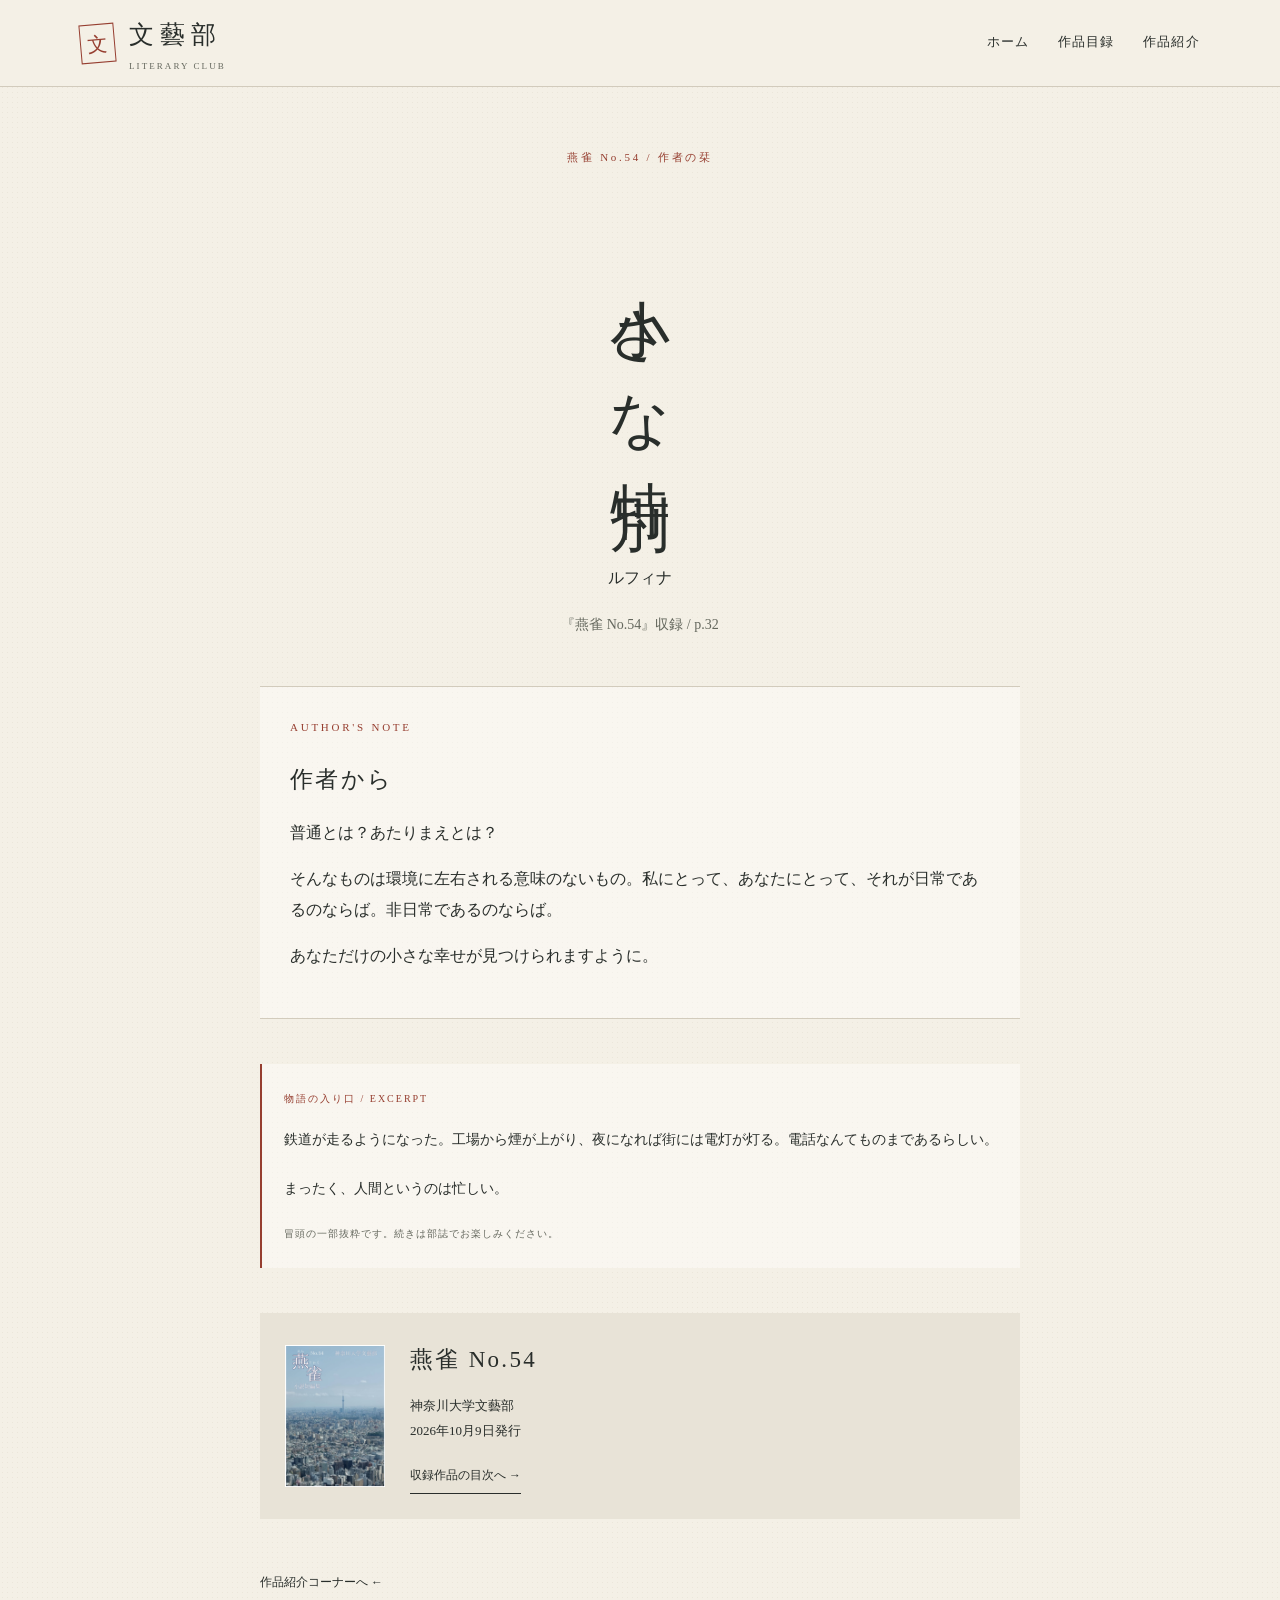
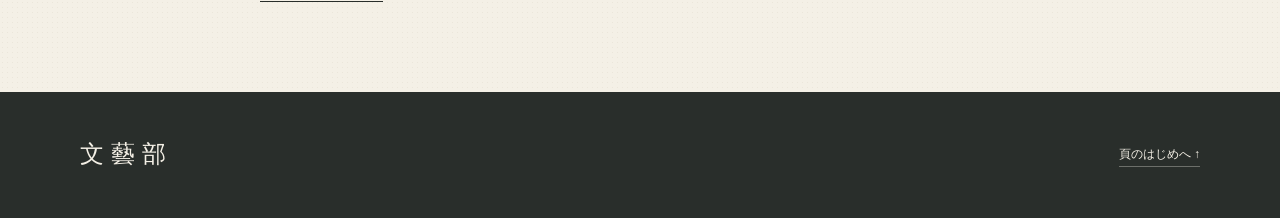
<file: chiisana-tokubetsu.html>
<!DOCTYPE html><html lang="ja"><head><meta charset="UTF-8"><meta name="viewport" content="width=device-width,initial-scale=1"><meta name="description" content="燕雀 No.54収録『小さな特別』、ルフィナによる作品紹介。"><title>小さな特別｜ルフィナ｜文藝部</title><style>
    :root { --paper:#f4f0e6; --ink:#292e2b; --muted:#65685e; --red:#963e30; --line:#d2cbbc; --indigo:#294c57; }
    * { box-sizing:border-box; }
    html { scroll-behavior:smooth; }
    body { margin:0; background:var(--paper); color:var(--ink); font-family:"Yu Mincho","Hiragino Mincho ProN","Noto Serif JP",serif; line-height:1.9; background-image:radial-gradient(#b2a68e20 .7px,transparent .7px); background-size:5px 5px; }
    a { color:inherit; text-decoration:none; }
    button,input,select { font:inherit; }
    a:focus-visible,button:focus-visible,input:focus-visible,select:focus-visible { outline:2px solid var(--red); outline-offset:5px; }
    ::selection { background:#d9b1a3; }
    .wrap { width:min(1120px,calc(100% - 64px)); margin:auto; }
    .skip { position:fixed; top:-100px; left:20px; z-index:50; background:var(--paper); padding:10px; }
    .skip:focus { top:10px; }
    .notice { background:var(--indigo); color:var(--paper); padding:7px 20px; text-align:center; font-size:11px; letter-spacing:.15em; }
    .header { border-bottom:1px solid var(--line); background:var(--paper); }
    .header-inner { min-height:86px; display:flex; align-items:center; justify-content:space-between; gap:20px; }
    .brand { display:flex; align-items:center; gap:14px; }
    .brand-seal { display:grid; place-items:center; width:35px; height:39px; border:1px solid var(--red); color:var(--red); font-size:20px; transform:rotate(-5deg); }
    .brand-name { font-size:25px; letter-spacing:.24em; }
    .brand small { display:block; font-size:9px; letter-spacing:.23em; color:var(--muted); }
    nav { display:flex; gap:28px; font-size:13px; letter-spacing:.1em; }
    nav a { padding:8px 0; border-bottom:1px solid transparent; transition:color .3s,border-color .3s; }
    nav a:hover,nav a[aria-current] { color:var(--red); border-color:var(--red); }
    .page-heading { position:relative; padding:75px 0 65px; overflow:hidden; }
    .eyebrow { font-size:11px; letter-spacing:.25em; color:var(--red); margin:0 0 20px; }
    h1 { font-size:clamp(35px,5vw,55px); font-weight:500; letter-spacing:.25em; margin:0 0 20px; animation:ink 1.3s both; }
    .intro { color:var(--muted); font-size:14px; line-height:2.3; max-width:620px; margin:0; animation:ink 1.3s .2s both; }
    .heading-seal { position:absolute; right:15px; top:90px; writing-mode:vertical-rl; border:2px solid var(--red); padding:12px 7px; color:var(--red); font-size:21px; letter-spacing:.25em; transform:rotate(7deg); opacity:.7; }
    .tools { border-top:1px solid var(--line); border-bottom:1px solid var(--line); padding:22px 0; display:flex; align-items:flex-end; gap:20px; }
    .field { display:grid; gap:6px; font-size:11px; letter-spacing:.1em; }
    .search-field { flex:1; max-width:420px; }
    input,select { width:100%; min-height:44px; padding:9px 12px; color:var(--ink); background:#fff5; border:1px solid var(--line); border-radius:0; font-size:13px; }
    .count { margin:0 0 9px auto; font-size:12px; color:var(--muted); white-space:nowrap; }
    .shelf:has(> .book:only-child) { grid-template-columns:minmax(0,780px); justify-content:center; }
    .shelf { display:grid; grid-template-columns:repeat(2,minmax(0,1fr)); gap:55px 45px; padding:55px 0 80px; }
    .book { min-width:0; border-bottom:1px solid var(--line); padding-bottom:28px; }
    .book-stage { height:310px; background:#e8e3d7; background-image:linear-gradient(90deg,#b2a68e15 1px,transparent 1px),linear-gradient(#b2a68e15 1px,transparent 1px); background-size:30px 30px; display:flex; justify-content:center; align-items:center; perspective:1000px; position:relative; margin-bottom:25px; }
    .book-cover { width:165px; height:235px; background:var(--cover,var(--indigo)); color:var(--paper); border-left:7px solid #0003; box-shadow:6px 6px 0 #d5cebd,15px 20px 23px #302e2726; position:relative; display:flex; align-items:center; justify-content:center; transform:rotate(-6deg); transition:transform .65s,box-shadow .65s; }
    .book-stage:hover .book-cover { transform:rotate(0) rotateY(-12deg) translateY(-5px); box-shadow:8px 8px 0 #d5cebd,20px 25px 30px #302e2733; }
    .book-cover::before { content:""; position:absolute; inset:12px; border:1px solid #f4f0e677; pointer-events:none; }
    .cover-title { writing-mode:vertical-rl; font-size:27px; letter-spacing:.3em; max-height:195px; overflow:hidden; }
    .cover-credit { position:absolute; bottom:20px; right:20px; writing-mode:vertical-rl; font-size:9px; letter-spacing:.2em; }
    .cover-image { width:100%; height:100%; object-fit:contain; background:var(--paper); }
    .stage-note { position:absolute; left:18px; bottom:12px; font-size:9px; letter-spacing:.15em; color:var(--muted); }
    .book-category { font-size:10px; letter-spacing:.15em; color:var(--red); margin:0 0 8px; }
    h2 { font-weight:500; font-size:23px; letter-spacing:.1em; margin:0 0 12px; overflow-wrap:anywhere; }
    .meta { display:flex; flex-wrap:wrap; gap:4px 16px; color:var(--muted); font-size:11px; margin:0 0 15px; }
    .description { font-size:13px; line-height:2.2; color:var(--muted); white-space:pre-line; overflow-wrap:anywhere; }
    .actions { display:flex; flex-wrap:wrap; gap:12px 25px; margin-top:23px; }
    .action { display:inline-flex; align-items:center; gap:20px; border-bottom:1px solid var(--ink); font-size:12px; padding:7px 0; transition:color .3s; }
    .action:hover { color:var(--red); }
    .action span { transition:transform .3s; }
    .action:hover span { transform:translateX(4px); }
    .excerpt { margin:25px 0 0; padding:25px 22px; background:#fff6; border-left:2px solid var(--red); }
    .excerpt-label { color:var(--red); font-size:10px; letter-spacing:.2em; margin:0 0 12px; }
    .excerpt h3 { font-size:17px; font-weight:500; letter-spacing:.12em; margin:0 0 6px; }
    .excerpt-author { font-size:11px; color:var(--muted); margin:0 0 20px; }
    .excerpt blockquote { margin:0; font-size:14px; line-height:2.4; overflow-wrap:anywhere; }
    .excerpt-line { display:block; white-space:pre-wrap; }
    .excerpt-line + .excerpt-line { margin-top:12px; }
    .motion .excerpt-line { opacity:0; transform:translateY(12px); transition:opacity 1s ease,transform 1s ease; transition-delay:var(--delay,0s); }
    .motion .excerpt-line.visible { opacity:1; transform:none; }
    .excerpt-note { font-size:10px; color:var(--muted); margin:18px 0 0; letter-spacing:.1em; }
    .contents { margin-top:25px; border-top:1px solid var(--line); border-bottom:1px solid var(--line); }
    .contents summary { cursor:pointer; padding:17px 0; font-size:13px; letter-spacing:.1em; color:var(--red); }
    .contents summary:focus-visible { outline:2px solid var(--red); outline-offset:4px; }
    .contents-list { margin:0; padding:0 0 15px; list-style:none; }
    .contents-item { display:flex; justify-content:space-between; align-items:baseline; gap:15px; padding:12px 0; border-top:1px dashed var(--line); }
    .contents-title { font-size:14px; overflow-wrap:anywhere; }
    .contents-meta { display:block; font-size:10px; color:var(--muted); margin-top:3px; }
    .contents-page { font-size:11px; color:var(--muted); white-space:nowrap; }
    .pending { font-size:11px; color:var(--muted); padding:7px 0; }
    .empty { text-align:center; color:var(--muted); padding:50px 0 70px; }
    [hidden] { display:none!important; }
    .end-note { border-top:1px solid var(--line); padding:35px 0 65px; font-size:12px; color:var(--muted); }
    .end-note a { border-bottom:1px solid var(--line); }
    .footer { background:var(--ink); color:var(--paper); padding:40px 0; }
    .footer-inner { display:flex; justify-content:space-between; align-items:center; gap:20px; }
    .footer-brand { font-size:24px; letter-spacing:.3em; }
    .footer p { font-size:10px; opacity:.65; letter-spacing:.15em; margin:8px 0 0; }
    .footer a { font-size:12px; border-bottom:1px solid #f4f0e655; }
    .reveal { animation:ink .8s both; }
    @keyframes ink { from { opacity:0; transform:translateY(20px); } to { opacity:1; transform:translateY(0); } }
    @media(max-width:700px) { .wrap{width:calc(100% - 40px)} .shelf{gap:35px 25px} .header-inner{min-height:75px} nav{gap:16px;font-size:12px} .brand-name{font-size:21px} .heading-seal{font-size:17px;right:5px} .intro{max-width:80%} .book-stage{height:280px} }
    @media(max-width:500px) { .header-inner{flex-wrap:wrap;padding:15px 0;gap:12px} nav{width:100%;justify-content:space-between} .page-heading{padding:45px 0} .heading-seal{top:50px;font-size:15px} .intro{max-width:85%;font-size:13px} .tools{flex-wrap:wrap;gap:15px} .search-field{flex-basis:100%;max-width:none} .count{margin-bottom:10px} .shelf{grid-template-columns:1fr;padding-top:35px} .book-stage{height:310px} .notice{font-size:9px} .footer a{font-size:11px} }
    @media(prefers-reduced-motion:reduce) { .motion .excerpt-line{opacity:1;transform:none}  html{scroll-behavior:auto} *,*::before,*::after{animation:none!important;transition:none!important} }
  
.story {max-width:760px;margin:auto;padding:60px 0 90px}.story h1{writing-mode:vertical-rl;font-size:clamp(36px,8vw,60px);min-height:340px;letter-spacing:.25em;margin:0 auto 35px}.story-head{text-align:center}.story section{margin:45px 0}.author-note{padding:30px;background:#fff6;border-top:1px solid var(--line);border-bottom:1px solid var(--line)}.author-note p{white-space:pre-line;overflow-wrap:anywhere}.story blockquote{margin:0;line-height:2.5}.story blockquote p{animation:ink 1.5s both}.story blockquote p:nth-child(2){animation-delay:.25s}.issue{display:flex;align-items:center;gap:25px;padding:25px;background:#e8e3d7}.issue img{width:100px;height:auto}.issue p{font-size:13px}
</style></head><body id="top"><a class="skip" href="#main">本文へ移動</a><header class="header"><div class="wrap header-inner"><a class="brand" href="index.html"><span class="brand-seal">文</span><span class="brand-name">文藝部<small>LITERARY CLUB</small></span></a><nav aria-label="メインナビゲーション"><a href="index.html">ホーム</a><a href="books.html">作品目録</a><a href="works.html">作品紹介</a></nav></div></header>
<main id="main" class="wrap"><article class="story"><div class="story-head"><p class="eyebrow">燕雀 No.54 / 作者の栞</p><h1>小さな特別</h1><p>ルフィナ</p><p class="intro" style="margin:auto">『燕雀 No.54』収録 / p.32</p></div>
<section class="author-note" aria-labelledby="note-title"><p class="eyebrow">AUTHOR'S NOTE</p><h2 id="note-title">作者から</h2>
<!-- 紹介文を編集する場所：下の p の文章を自分の紹介文に差し替えてください。段落は p を追加します。 -->
<p id="author-introduction">普通とは？あたりまえとは？</p><p>そんなものは環境に左右される意味のないもの。私にとって、あなたにとって、それが日常であるのならば。非日常であるのならば。</p><p>あなただけの小さな幸せが見つけられますように。</p>
</section><section class="excerpt"><p class="excerpt-label">物語の入り口 / EXCERPT</p><blockquote><p>鉄道が走るようになった。工場から煙が上がり、夜になれば街には電灯が灯る。電話なんてものまであるらしい。</p><p>まったく、人間というのは忙しい。</p></blockquote><p class="excerpt-note">冒頭の一部抜粋です。続きは部誌でお楽しみください。</p></section>
<section class="issue"><img src="images/enjaku-54.jpg" alt="燕雀 No.54の表紙" loading="lazy"><div><h2>燕雀 No.54</h2><p>神奈川大学文藝部<br>2026年10月9日発行</p><a class="action" href="books.html">収録作品の目次へ →</a></div></section><a class="action" href="works.html">作品紹介コーナーへ ←</a></article></main><footer class="footer"><div class="wrap footer-inner"><div class="footer-brand">文藝部</div><a href="#top">頁のはじめへ ↑</a></div></footer></body></html>
</file>
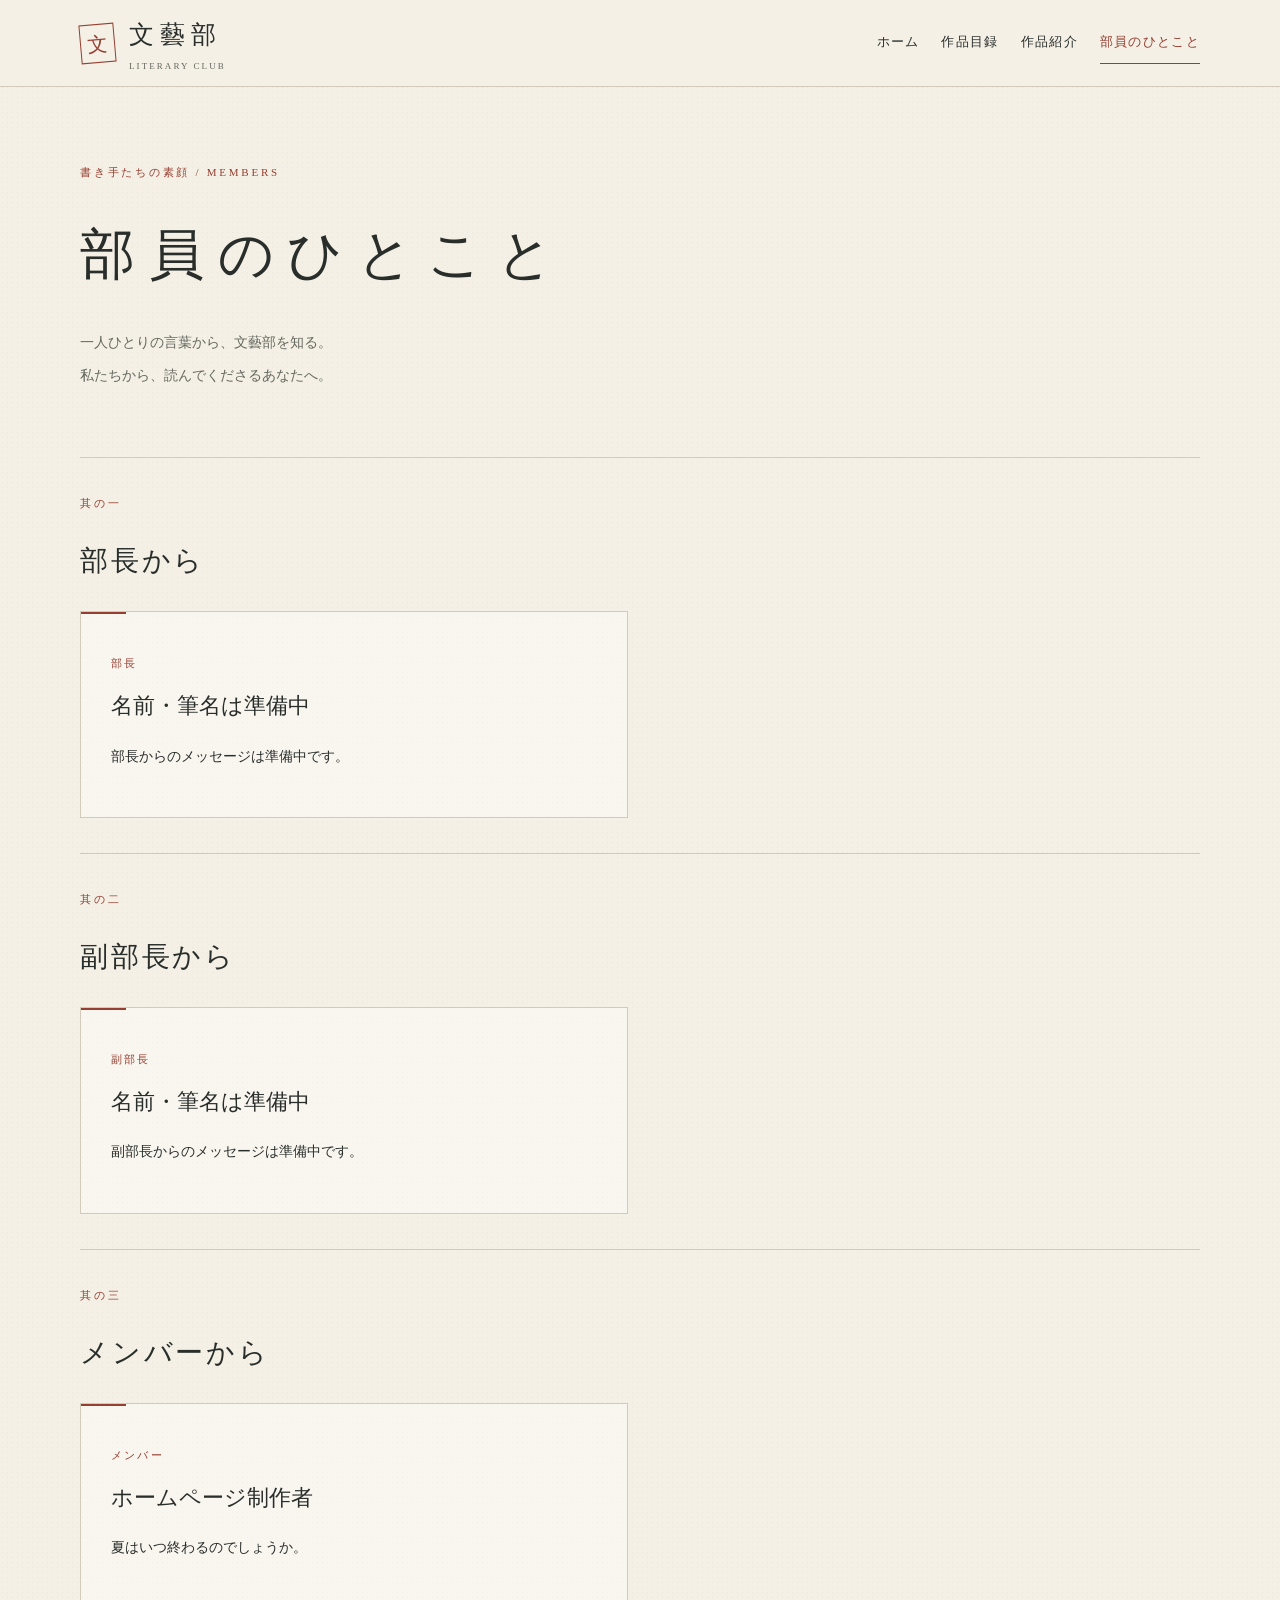
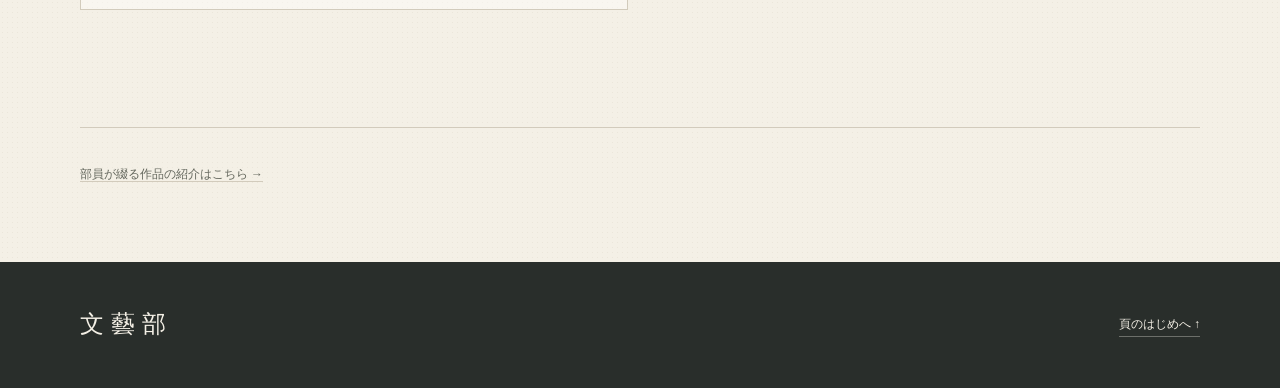
<file: members.html>
<!DOCTYPE html>
<html lang="ja"><head><meta charset="UTF-8"><meta name="viewport" content="width=device-width,initial-scale=1"><title>部員のひとこと｜文藝部</title><meta name="description" content="部長・副部長・メンバーからのひとこと。文藝部の書き手たちをご紹介します。"><style>
    :root { --paper:#f4f0e6; --ink:#292e2b; --muted:#65685e; --red:#963e30; --line:#d2cbbc; --indigo:#294c57; }
    * { box-sizing:border-box; }
    html { scroll-behavior:smooth; }
    body { margin:0; background:var(--paper); color:var(--ink); font-family:"Yu Mincho","Hiragino Mincho ProN","Noto Serif JP",serif; line-height:1.9; background-image:radial-gradient(#b2a68e20 .7px,transparent .7px); background-size:5px 5px; }
    a { color:inherit; text-decoration:none; }
    button,input,select { font:inherit; }
    a:focus-visible,button:focus-visible,input:focus-visible,select:focus-visible { outline:2px solid var(--red); outline-offset:5px; }
    ::selection { background:#d9b1a3; }
    .wrap { width:min(1120px,calc(100% - 64px)); margin:auto; }
    .skip { position:fixed; top:-100px; left:20px; z-index:50; background:var(--paper); padding:10px; }
    .skip:focus { top:10px; }
    .notice { background:var(--indigo); color:var(--paper); padding:7px 20px; text-align:center; font-size:11px; letter-spacing:.15em; }
    .header { border-bottom:1px solid var(--line); background:var(--paper); }
    .header-inner { min-height:86px; display:flex; align-items:center; justify-content:space-between; gap:20px; }
    .brand { display:flex; align-items:center; gap:14px; }
    .brand-seal { display:grid; place-items:center; width:35px; height:39px; border:1px solid var(--red); color:var(--red); font-size:20px; transform:rotate(-5deg); }
    .brand-name { font-size:25px; letter-spacing:.24em; }
    .brand small { display:block; font-size:9px; letter-spacing:.23em; color:var(--muted); }
    nav { display:flex; gap:28px; font-size:13px; letter-spacing:.1em; }
    nav a { padding:8px 0; border-bottom:1px solid transparent; transition:color .3s,border-color .3s; }
    nav a:hover,nav a[aria-current] { color:var(--red); border-color:var(--red); }
    .page-heading { position:relative; padding:75px 0 65px; overflow:hidden; }
    .eyebrow { font-size:11px; letter-spacing:.25em; color:var(--red); margin:0 0 20px; }
    h1 { font-size:clamp(35px,5vw,55px); font-weight:500; letter-spacing:.25em; margin:0 0 20px; animation:ink 1.3s both; }
    .intro { color:var(--muted); font-size:14px; line-height:2.3; max-width:620px; margin:0; animation:ink 1.3s .2s both; }
    .heading-seal { position:absolute; right:15px; top:90px; writing-mode:vertical-rl; border:2px solid var(--red); padding:12px 7px; color:var(--red); font-size:21px; letter-spacing:.25em; transform:rotate(7deg); opacity:.7; }
    .tools { border-top:1px solid var(--line); border-bottom:1px solid var(--line); padding:22px 0; display:flex; align-items:flex-end; gap:20px; }
    .field { display:grid; gap:6px; font-size:11px; letter-spacing:.1em; }
    .search-field { flex:1; max-width:420px; }
    input,select { width:100%; min-height:44px; padding:9px 12px; color:var(--ink); background:#fff5; border:1px solid var(--line); border-radius:0; font-size:13px; }
    .count { margin:0 0 9px auto; font-size:12px; color:var(--muted); white-space:nowrap; }
    .shelf:has(> .book:only-child) { grid-template-columns:minmax(0,780px); justify-content:center; }
    .shelf { display:grid; grid-template-columns:repeat(2,minmax(0,1fr)); gap:55px 45px; padding:55px 0 80px; }
    .book { min-width:0; border-bottom:1px solid var(--line); padding-bottom:28px; }
    .book-stage { height:310px; background:#e8e3d7; background-image:linear-gradient(90deg,#b2a68e15 1px,transparent 1px),linear-gradient(#b2a68e15 1px,transparent 1px); background-size:30px 30px; display:flex; justify-content:center; align-items:center; perspective:1000px; position:relative; margin-bottom:25px; }
    .book-cover { width:165px; height:235px; background:var(--cover,var(--indigo)); color:var(--paper); border-left:7px solid #0003; box-shadow:6px 6px 0 #d5cebd,15px 20px 23px #302e2726; position:relative; display:flex; align-items:center; justify-content:center; transform:rotate(-6deg); transition:transform .65s,box-shadow .65s; }
    .book-stage:hover .book-cover { transform:rotate(0) rotateY(-12deg) translateY(-5px); box-shadow:8px 8px 0 #d5cebd,20px 25px 30px #302e2733; }
    .book-cover::before { content:""; position:absolute; inset:12px; border:1px solid #f4f0e677; pointer-events:none; }
    .cover-title { writing-mode:vertical-rl; font-size:27px; letter-spacing:.3em; max-height:195px; overflow:hidden; }
    .cover-credit { position:absolute; bottom:20px; right:20px; writing-mode:vertical-rl; font-size:9px; letter-spacing:.2em; }
    .cover-image { width:100%; height:100%; object-fit:contain; background:var(--paper); }
    .stage-note { position:absolute; left:18px; bottom:12px; font-size:9px; letter-spacing:.15em; color:var(--muted); }
    .book-category { font-size:10px; letter-spacing:.15em; color:var(--red); margin:0 0 8px; }
    h2 { font-weight:500; font-size:23px; letter-spacing:.1em; margin:0 0 12px; overflow-wrap:anywhere; }
    .meta { display:flex; flex-wrap:wrap; gap:4px 16px; color:var(--muted); font-size:11px; margin:0 0 15px; }
    .description { font-size:13px; line-height:2.2; color:var(--muted); white-space:pre-line; overflow-wrap:anywhere; }
    .actions { display:flex; flex-wrap:wrap; gap:12px 25px; margin-top:23px; }
    .action { display:inline-flex; align-items:center; gap:20px; border-bottom:1px solid var(--ink); font-size:12px; padding:7px 0; transition:color .3s; }
    .action:hover { color:var(--red); }
    .action span { transition:transform .3s; }
    .action:hover span { transform:translateX(4px); }
    .excerpt { margin:25px 0 0; padding:25px 22px; background:#fff6; border-left:2px solid var(--red); }
    .excerpt-label { color:var(--red); font-size:10px; letter-spacing:.2em; margin:0 0 12px; }
    .excerpt h3 { font-size:17px; font-weight:500; letter-spacing:.12em; margin:0 0 6px; }
    .excerpt-author { font-size:11px; color:var(--muted); margin:0 0 20px; }
    .excerpt blockquote { margin:0; font-size:14px; line-height:2.4; overflow-wrap:anywhere; }
    .excerpt-line { display:block; white-space:pre-wrap; }
    .excerpt-line + .excerpt-line { margin-top:12px; }
    .motion .excerpt-line { opacity:0; transform:translateY(12px); transition:opacity 1s ease,transform 1s ease; transition-delay:var(--delay,0s); }
    .motion .excerpt-line.visible { opacity:1; transform:none; }
    .excerpt-note { font-size:10px; color:var(--muted); margin:18px 0 0; letter-spacing:.1em; }
    .contents { margin-top:25px; border-top:1px solid var(--line); border-bottom:1px solid var(--line); }
    .contents summary { cursor:pointer; padding:17px 0; font-size:13px; letter-spacing:.1em; color:var(--red); }
    .contents summary:focus-visible { outline:2px solid var(--red); outline-offset:4px; }
    .contents-list { margin:0; padding:0 0 15px; list-style:none; }
    .contents-item { display:flex; justify-content:space-between; align-items:baseline; gap:15px; padding:12px 0; border-top:1px dashed var(--line); }
    .contents-title { font-size:14px; overflow-wrap:anywhere; }
    .contents-meta { display:block; font-size:10px; color:var(--muted); margin-top:3px; }
    .contents-page { font-size:11px; color:var(--muted); white-space:nowrap; }
    .pending { font-size:11px; color:var(--muted); padding:7px 0; }
    .empty { text-align:center; color:var(--muted); padding:50px 0 70px; }
    [hidden] { display:none!important; }
    .end-note { border-top:1px solid var(--line); padding:35px 0 65px; font-size:12px; color:var(--muted); }
    .end-note a { border-bottom:1px solid var(--line); }
    .footer { background:var(--ink); color:var(--paper); padding:40px 0; }
    .footer-inner { display:flex; justify-content:space-between; align-items:center; gap:20px; }
    .footer-brand { font-size:24px; letter-spacing:.3em; }
    .footer p { font-size:10px; opacity:.65; letter-spacing:.15em; margin:8px 0 0; }
    .footer a { font-size:12px; border-bottom:1px solid #f4f0e655; }
    .reveal { animation:ink .8s both; }
    @keyframes ink { from { opacity:0; transform:translateY(20px); } to { opacity:1; transform:translateY(0); } }
    @media(max-width:700px) { .wrap{width:calc(100% - 40px)} .shelf{gap:35px 25px} .header-inner{min-height:75px} nav{gap:16px;font-size:12px} .brand-name{font-size:21px} .heading-seal{font-size:17px;right:5px} .intro{max-width:80%} .book-stage{height:280px} }
    @media(max-width:500px) { .header-inner{flex-wrap:wrap;padding:15px 0;gap:12px} nav{width:100%;justify-content:space-between} .page-heading{padding:45px 0} .heading-seal{top:50px;font-size:15px} .intro{max-width:85%;font-size:13px} .tools{flex-wrap:wrap;gap:15px} .search-field{flex-basis:100%;max-width:none} .count{margin-bottom:10px} .shelf{grid-template-columns:1fr;padding-top:35px} .book-stage{height:310px} .notice{font-size:9px} .footer a{font-size:11px} }
    @media(prefers-reduced-motion:reduce) { .motion .excerpt-line{opacity:1;transform:none}  html{scroll-behavior:auto} *,*::before,*::after{animation:none!important;transition:none!important} }
  
nav{flex-wrap:wrap;gap:12px 22px}.messages{padding-bottom:70px}.message-section{padding:35px 0;border-top:1px solid var(--line)}.message-section h2{font-size:28px}.message-grid{display:grid;grid-template-columns:repeat(2,minmax(0,1fr));gap:24px;margin-top:24px}.message-card{min-width:0;position:relative;padding:30px;background:#fff6;border:1px solid var(--line)}.message-role{color:var(--red);font-size:11px;letter-spacing:.2em}.message-card h3{font-size:22px;font-weight:500;margin:10px 0}.message-text{white-space:pre-line;overflow-wrap:anywhere;line-height:2.3;font-size:14px}.message-card::before{content:"";position:absolute;top:0;left:0;width:45px;height:2px;background:var(--red)}.message-card a{font-size:12px;border-bottom:1px solid var(--red)}.motion .message-card{opacity:0;transform:translateY(18px);transition:opacity .8s,transform .8s}.motion .message-card.visible{opacity:1;transform:none}
@media(max-width:700px){.message-grid{grid-template-columns:1fr}.message-card{padding:24px}nav{gap:8px 14px}}@media(prefers-reduced-motion:reduce){.motion .message-card{opacity:1;transform:none}}
</style></head><body id="top"><a class="skip" href="#main">本文へ移動</a><header class="header"><div class="wrap header-inner"><a class="brand" href="index.html"><span class="brand-seal">文</span><span class="brand-name">文藝部<small>LITERARY CLUB</small></span></a><nav aria-label="メインナビゲーション"><a href="index.html">ホーム</a><a href="books.html">作品目録</a><a href="works.html">作品紹介</a><a href="members.html" aria-current="page">部員のひとこと</a></nav></div></header><main id="main" class="wrap"><section class="page-heading"><p class="eyebrow">書き手たちの素顔 / MEMBERS</p><h1>部員のひとこと</h1><p class="intro">一人ひとりの言葉から、文藝部を知る。<br>私たちから、読んでくださるあなたへ。</p></section><div class="messages">
<section class="message-section" aria-labelledby="president-title"><p class="eyebrow">其の一</p><h2 id="president-title">部長から</h2><div class="message-grid" id="president"></div></section>
<section class="message-section" aria-labelledby="vice-title"><p class="eyebrow">其の二</p><h2 id="vice-title">副部長から</h2><div class="message-grid" id="vice"></div></section>
<section class="message-section" aria-labelledby="member-title"><p class="eyebrow">其の三</p><h2 id="member-title">メンバーから</h2><div class="message-grid" id="members"></div></section>
<noscript><p>部員のひとことを表示するにはJavaScriptを有効にしてください。</p></noscript></div><p class="end-note"><a href="works.html">部員が綴る作品の紹介はこちら →</a></p></main><footer class="footer"><div class="wrap footer-inner"><div class="footer-brand">文藝部</div><a href="#top">頁のはじめへ ↑</a></div></footer>
<script>
// 編集する場所：name（名前・筆名）、message（一言）を書き換えます。
// 改行は \n。url は任意の作品紹介ページ。不要なら空欄。
// members に {name, message, url} をコピーして人数を増やせます。
const MESSAGES = {
 president: [{name:"名前・筆名は準備中", message:"部長からのメッセージは準備中です。", url:""}],
 vice: [{name:"名前・筆名は準備中", message:"副部長からのメッセージは準備中です。", url:""}],
 members: [{name:"ホームページ制作者", message:"夏はいつ終わるのでしょうか。", url:""}]
};
for(const [group,people] of Object.entries(MESSAGES)){
 const list=document.getElementById(group);
 for(const person of people){
  const card=document.createElement('article');card.className='message-card';
  const role=document.createElement('p');role.className='message-role';role.textContent={president:'部長',vice:'副部長',members:'メンバー'}[group];
  const name=document.createElement('h3');name.textContent=person.name;
  const message=document.createElement('p');message.className='message-text';message.textContent=person.message;
  card.append(role,name,message);
  if(person.url){try{const url=new URL(person.url,location.href);if(url.origin===location.origin){const a=document.createElement('a');a.href=url.href;a.textContent='作品紹介へ →';card.append(a);}}catch{}}
  list.append(card);
 }
}
if('IntersectionObserver' in window && !matchMedia('(prefers-reduced-motion: reduce)').matches){
 const observer=new IntersectionObserver(entries=>entries.forEach(entry=>{if(entry.isIntersecting){entry.target.classList.add('visible');observer.unobserve(entry.target);}}),{threshold:0});
 document.documentElement.classList.add('motion');
 document.querySelectorAll('.message-card').forEach(card=>observer.observe(card));
}
</script></body></html>
</file>
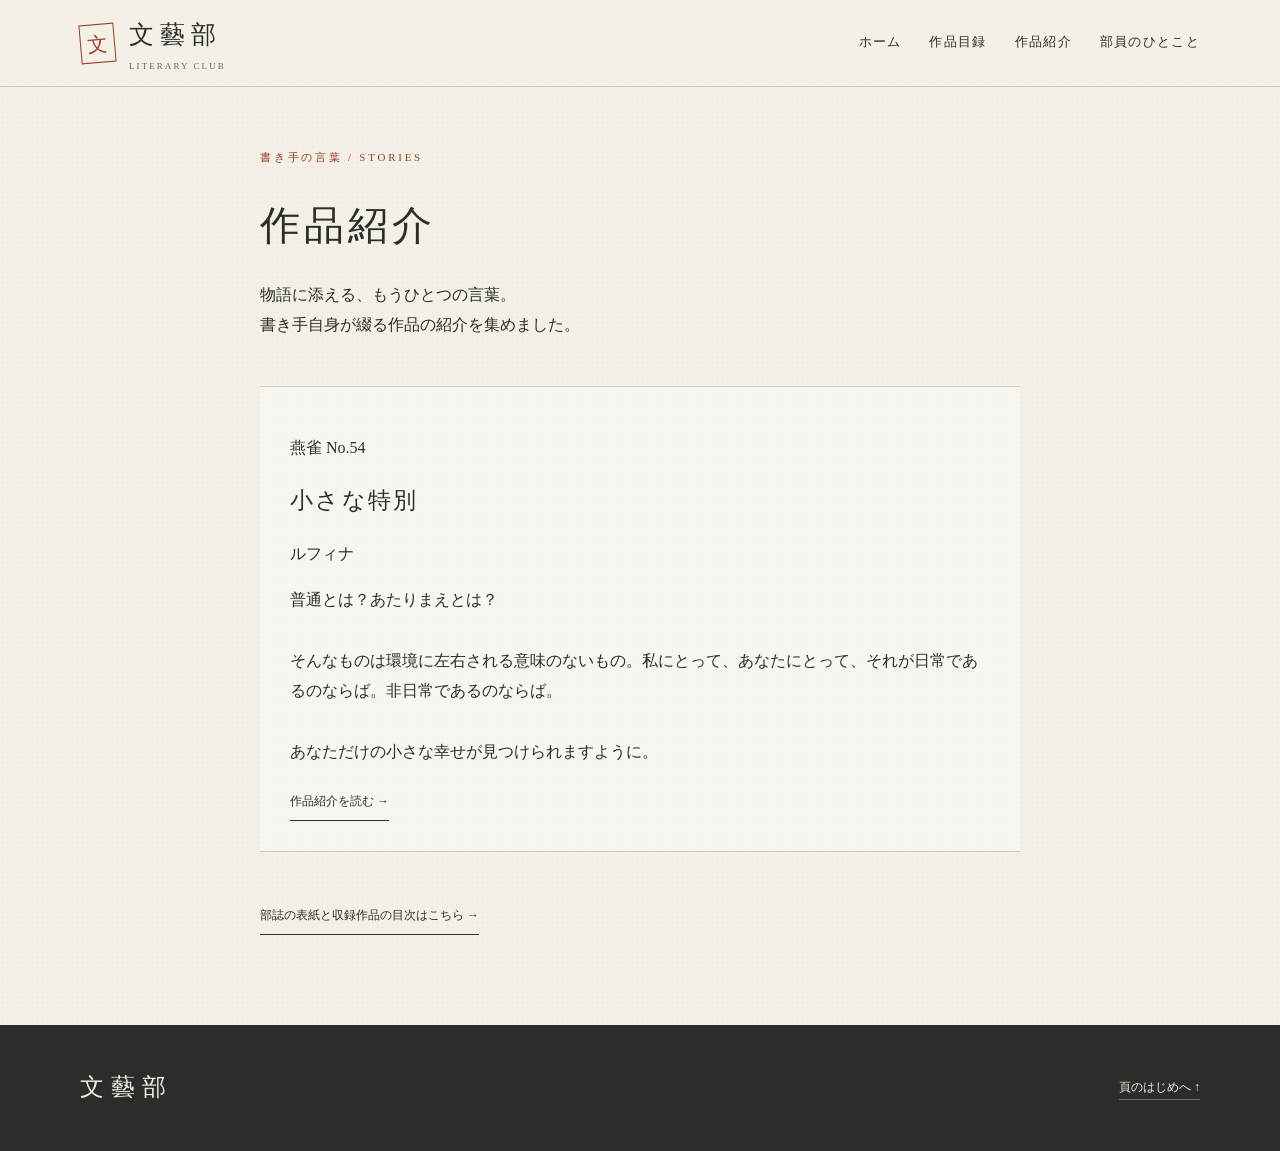
<file: works.html>
<!DOCTYPE html><html lang="ja"><head><meta charset="UTF-8"><meta name="viewport" content="width=device-width,initial-scale=1"><meta name="description" content="燕雀 No.54収録『小さな特別』、ルフィナによる作品紹介。"><title>作品紹介｜文藝部</title><style>
    :root { --paper:#f4f0e6; --ink:#292e2b; --muted:#65685e; --red:#963e30; --line:#d2cbbc; --indigo:#294c57; }
    * { box-sizing:border-box; }
    html { scroll-behavior:smooth; }
    body { margin:0; background:var(--paper); color:var(--ink); font-family:"Yu Mincho","Hiragino Mincho ProN","Noto Serif JP",serif; line-height:1.9; background-image:radial-gradient(#b2a68e20 .7px,transparent .7px); background-size:5px 5px; }
    a { color:inherit; text-decoration:none; }
    button,input,select { font:inherit; }
    a:focus-visible,button:focus-visible,input:focus-visible,select:focus-visible { outline:2px solid var(--red); outline-offset:5px; }
    ::selection { background:#d9b1a3; }
    .wrap { width:min(1120px,calc(100% - 64px)); margin:auto; }
    .skip { position:fixed; top:-100px; left:20px; z-index:50; background:var(--paper); padding:10px; }
    .skip:focus { top:10px; }
    .notice { background:var(--indigo); color:var(--paper); padding:7px 20px; text-align:center; font-size:11px; letter-spacing:.15em; }
    .header { border-bottom:1px solid var(--line); background:var(--paper); }
    .header-inner { min-height:86px; display:flex; align-items:center; justify-content:space-between; gap:20px; }
    .brand { display:flex; align-items:center; gap:14px; }
    .brand-seal { display:grid; place-items:center; width:35px; height:39px; border:1px solid var(--red); color:var(--red); font-size:20px; transform:rotate(-5deg); }
    .brand-name { font-size:25px; letter-spacing:.24em; }
    .brand small { display:block; font-size:9px; letter-spacing:.23em; color:var(--muted); }
    nav { flex-wrap:wrap; display:flex; gap:28px; font-size:13px; letter-spacing:.1em; }
    nav a { padding:8px 0; border-bottom:1px solid transparent; transition:color .3s,border-color .3s; }
    nav a:hover,nav a[aria-current] { color:var(--red); border-color:var(--red); }
    .page-heading { position:relative; padding:75px 0 65px; overflow:hidden; }
    .eyebrow { font-size:11px; letter-spacing:.25em; color:var(--red); margin:0 0 20px; }
    h1 { font-size:clamp(35px,5vw,55px); font-weight:500; letter-spacing:.25em; margin:0 0 20px; animation:ink 1.3s both; }
    .intro { color:var(--muted); font-size:14px; line-height:2.3; max-width:620px; margin:0; animation:ink 1.3s .2s both; }
    .heading-seal { position:absolute; right:15px; top:90px; writing-mode:vertical-rl; border:2px solid var(--red); padding:12px 7px; color:var(--red); font-size:21px; letter-spacing:.25em; transform:rotate(7deg); opacity:.7; }
    .tools { border-top:1px solid var(--line); border-bottom:1px solid var(--line); padding:22px 0; display:flex; align-items:flex-end; gap:20px; }
    .field { display:grid; gap:6px; font-size:11px; letter-spacing:.1em; }
    .search-field { flex:1; max-width:420px; }
    input,select { width:100%; min-height:44px; padding:9px 12px; color:var(--ink); background:#fff5; border:1px solid var(--line); border-radius:0; font-size:13px; }
    .count { margin:0 0 9px auto; font-size:12px; color:var(--muted); white-space:nowrap; }
    .shelf:has(> .book:only-child) { grid-template-columns:minmax(0,780px); justify-content:center; }
    .shelf { display:grid; grid-template-columns:repeat(2,minmax(0,1fr)); gap:55px 45px; padding:55px 0 80px; }
    .book { min-width:0; border-bottom:1px solid var(--line); padding-bottom:28px; }
    .book-stage { height:310px; background:#e8e3d7; background-image:linear-gradient(90deg,#b2a68e15 1px,transparent 1px),linear-gradient(#b2a68e15 1px,transparent 1px); background-size:30px 30px; display:flex; justify-content:center; align-items:center; perspective:1000px; position:relative; margin-bottom:25px; }
    .book-cover { width:165px; height:235px; background:var(--cover,var(--indigo)); color:var(--paper); border-left:7px solid #0003; box-shadow:6px 6px 0 #d5cebd,15px 20px 23px #302e2726; position:relative; display:flex; align-items:center; justify-content:center; transform:rotate(-6deg); transition:transform .65s,box-shadow .65s; }
    .book-stage:hover .book-cover { transform:rotate(0) rotateY(-12deg) translateY(-5px); box-shadow:8px 8px 0 #d5cebd,20px 25px 30px #302e2733; }
    .book-cover::before { content:""; position:absolute; inset:12px; border:1px solid #f4f0e677; pointer-events:none; }
    .cover-title { writing-mode:vertical-rl; font-size:27px; letter-spacing:.3em; max-height:195px; overflow:hidden; }
    .cover-credit { position:absolute; bottom:20px; right:20px; writing-mode:vertical-rl; font-size:9px; letter-spacing:.2em; }
    .cover-image { width:100%; height:100%; object-fit:contain; background:var(--paper); }
    .stage-note { position:absolute; left:18px; bottom:12px; font-size:9px; letter-spacing:.15em; color:var(--muted); }
    .book-category { font-size:10px; letter-spacing:.15em; color:var(--red); margin:0 0 8px; }
    h2 { font-weight:500; font-size:23px; letter-spacing:.1em; margin:0 0 12px; overflow-wrap:anywhere; }
    .meta { display:flex; flex-wrap:wrap; gap:4px 16px; color:var(--muted); font-size:11px; margin:0 0 15px; }
    .description { font-size:13px; line-height:2.2; color:var(--muted); white-space:pre-line; overflow-wrap:anywhere; }
    .actions { display:flex; flex-wrap:wrap; gap:12px 25px; margin-top:23px; }
    .action { display:inline-flex; align-items:center; gap:20px; border-bottom:1px solid var(--ink); font-size:12px; padding:7px 0; transition:color .3s; }
    .action:hover { color:var(--red); }
    .action span { transition:transform .3s; }
    .action:hover span { transform:translateX(4px); }
    .excerpt { margin:25px 0 0; padding:25px 22px; background:#fff6; border-left:2px solid var(--red); }
    .excerpt-label { color:var(--red); font-size:10px; letter-spacing:.2em; margin:0 0 12px; }
    .excerpt h3 { font-size:17px; font-weight:500; letter-spacing:.12em; margin:0 0 6px; }
    .excerpt-author { font-size:11px; color:var(--muted); margin:0 0 20px; }
    .excerpt blockquote { margin:0; font-size:14px; line-height:2.4; overflow-wrap:anywhere; }
    .excerpt-line { display:block; white-space:pre-wrap; }
    .excerpt-line + .excerpt-line { margin-top:12px; }
    .motion .excerpt-line { opacity:0; transform:translateY(12px); transition:opacity 1s ease,transform 1s ease; transition-delay:var(--delay,0s); }
    .motion .excerpt-line.visible { opacity:1; transform:none; }
    .excerpt-note { font-size:10px; color:var(--muted); margin:18px 0 0; letter-spacing:.1em; }
    .contents { margin-top:25px; border-top:1px solid var(--line); border-bottom:1px solid var(--line); }
    .contents summary { cursor:pointer; padding:17px 0; font-size:13px; letter-spacing:.1em; color:var(--red); }
    .contents summary:focus-visible { outline:2px solid var(--red); outline-offset:4px; }
    .contents-list { margin:0; padding:0 0 15px; list-style:none; }
    .contents-item { display:flex; justify-content:space-between; align-items:baseline; gap:15px; padding:12px 0; border-top:1px dashed var(--line); }
    .contents-title { font-size:14px; overflow-wrap:anywhere; }
    .contents-meta { display:block; font-size:10px; color:var(--muted); margin-top:3px; }
    .contents-page { font-size:11px; color:var(--muted); white-space:nowrap; }
    .pending { font-size:11px; color:var(--muted); padding:7px 0; }
    .empty { text-align:center; color:var(--muted); padding:50px 0 70px; }
    [hidden] { display:none!important; }
    .end-note { border-top:1px solid var(--line); padding:35px 0 65px; font-size:12px; color:var(--muted); }
    .end-note a { border-bottom:1px solid var(--line); }
    .footer { background:var(--ink); color:var(--paper); padding:40px 0; }
    .footer-inner { display:flex; justify-content:space-between; align-items:center; gap:20px; }
    .footer-brand { font-size:24px; letter-spacing:.3em; }
    .footer p { font-size:10px; opacity:.65; letter-spacing:.15em; margin:8px 0 0; }
    .footer a { font-size:12px; border-bottom:1px solid #f4f0e655; }
    .reveal { animation:ink .8s both; }
    @keyframes ink { from { opacity:0; transform:translateY(20px); } to { opacity:1; transform:translateY(0); } }
    @media(max-width:700px) { .wrap{width:calc(100% - 40px)} .shelf{gap:35px 25px} .header-inner{min-height:75px} nav{gap:16px;font-size:12px} .brand-name{font-size:21px} .heading-seal{font-size:17px;right:5px} .intro{max-width:80%} .book-stage{height:280px} }
    @media(max-width:500px) { .header-inner{flex-wrap:wrap;padding:15px 0;gap:12px} nav{width:100%;justify-content:space-between} .page-heading{padding:45px 0} .heading-seal{top:50px;font-size:15px} .intro{max-width:85%;font-size:13px} .tools{flex-wrap:wrap;gap:15px} .search-field{flex-basis:100%;max-width:none} .count{margin-bottom:10px} .shelf{grid-template-columns:1fr;padding-top:35px} .book-stage{height:310px} .notice{font-size:9px} .footer a{font-size:11px} }
    @media(prefers-reduced-motion:reduce) { .motion .excerpt-line{opacity:1;transform:none}  html{scroll-behavior:auto} *,*::before,*::after{animation:none!important;transition:none!important} }
  
.story {max-width:760px;margin:auto;padding:60px 0 90px}.story h1{writing-mode:vertical-rl;font-size:clamp(36px,8vw,60px);min-height:340px;letter-spacing:.25em;margin:0 auto 35px}.story-head{text-align:center}.story section{margin:45px 0}.author-note{padding:30px;background:#fff6;border-top:1px solid var(--line);border-bottom:1px solid var(--line)}.author-note p{white-space:pre-line;overflow-wrap:anywhere}.story blockquote{margin:0;line-height:2.5}.story blockquote p{animation:ink 1.5s both}.story blockquote p:nth-child(2){animation-delay:.25s}.issue{display:flex;align-items:center;gap:25px;padding:25px;background:#e8e3d7}.issue img{width:100px;height:auto}.issue p{font-size:13px}
</style></head><body id="top"><a class="skip" href="#main">本文へ移動</a><header class="header"><div class="wrap header-inner"><a class="brand" href="index.html"><span class="brand-seal">文</span><span class="brand-name">文藝部<small>LITERARY CLUB</small></span></a><nav aria-label="メインナビゲーション"><a href="index.html">ホーム</a><a href="books.html">作品目録</a><a href="works.html">作品紹介</a><a href="members.html">部員のひとこと</a></nav></div></header>
<main id="main" class="wrap"><article class="story"><p class="eyebrow">書き手の言葉 / STORIES</p><h2 style="font-size:40px">作品紹介</h2><p>物語に添える、もうひとつの言葉。<br>書き手自身が綴る作品の紹介を集めました。</p><div id="work-list"></div><noscript><a href="chiisana-tokubetsu.html">小さな特別 — ルフィナ</a></noscript><a class="action" href="books.html">部誌の表紙と収録作品の目次はこちら →</a></article></main><footer class="footer"><div class="wrap footer-inner"><div class="footer-brand">文藝部</div><a href="#top">頁のはじめへ ↑</a></div></footer><script>
// 希望する作者の作品紹介を追加します。1件をコピーして各項目を書き換えてください。
// 紹介文の本体はurlで指定したHTMLの「作者から」欄に書きます。
const WORKS = [{title:"小さな特別",author:"ルフィナ",issue:"燕雀 No.54",url:"chiisana-tokubetsu.html",summary:"作者の紹介文は「作品紹介を読む」からご覧いただけます。"}];
for(const work of WORKS){const card=document.createElement('section');card.className='author-note reveal';for(const [tag,text] of [['p',work.issue],['h2',work.title],['p',work.author],['p',work.summary]]){const el=document.createElement(tag);el.textContent=text;card.append(el);}const url=new URL(work.url,location.href);if(url.origin!==location.origin)continue;const a=document.createElement('a');a.className='action';a.href=url.href;a.textContent='作品紹介を読む →';card.append(a);document.getElementById('work-list').append(card);
const summary = card.querySelectorAll('p')[2];
fetch(url.href, {cache:'no-store'}).then(response => {if(!response.ok)throw new Error('Introduction unavailable');return response.text();}).then(html => {
 const doc = new DOMParser().parseFromString(html,'text/html');
 const first = doc.getElementById('author-introduction');
 if(!first)return;
 const paragraphs = [];
 for(let node=first;node && node.tagName==='P';node=node.nextElementSibling){const text=node.textContent.trim();if(text)paragraphs.push(text);}
 if(paragraphs.length)summary.textContent=paragraphs.join('\n\n');
}).catch(()=>{});
}
</script></body></html>
</file>
